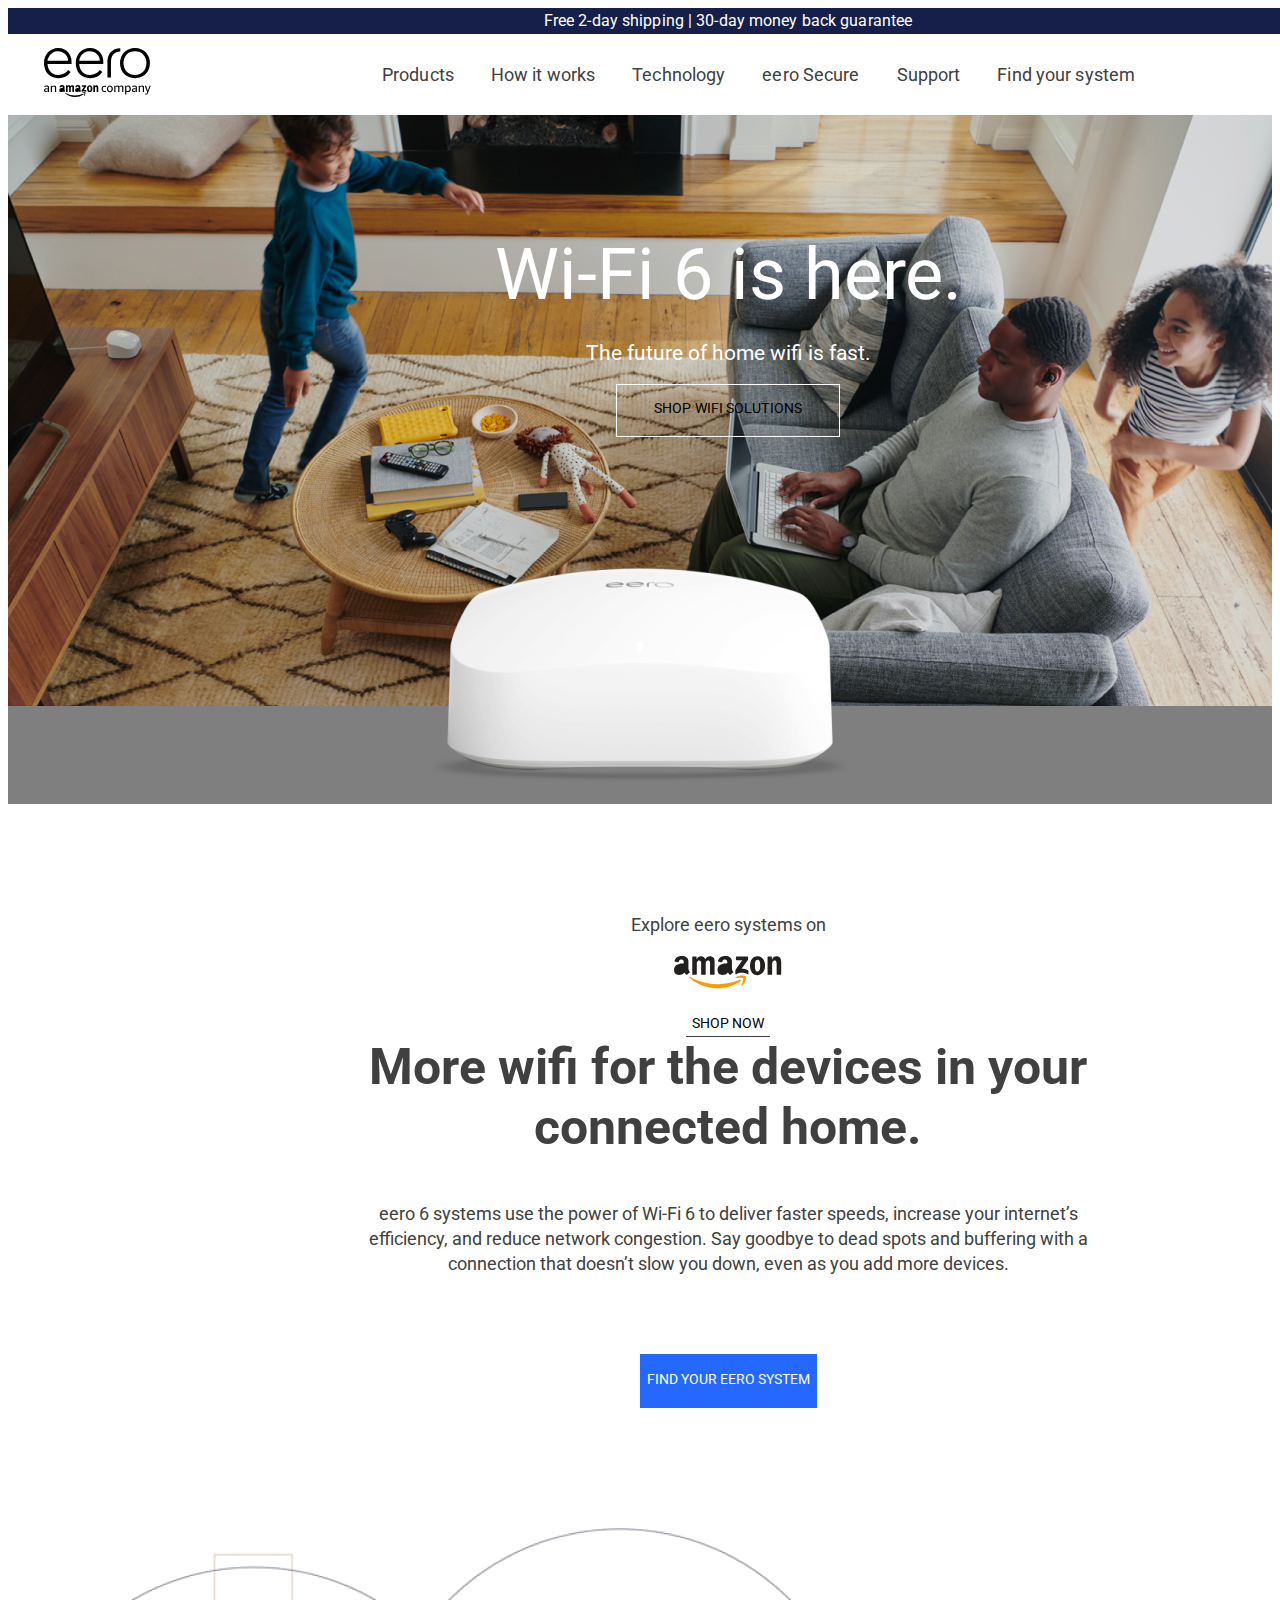
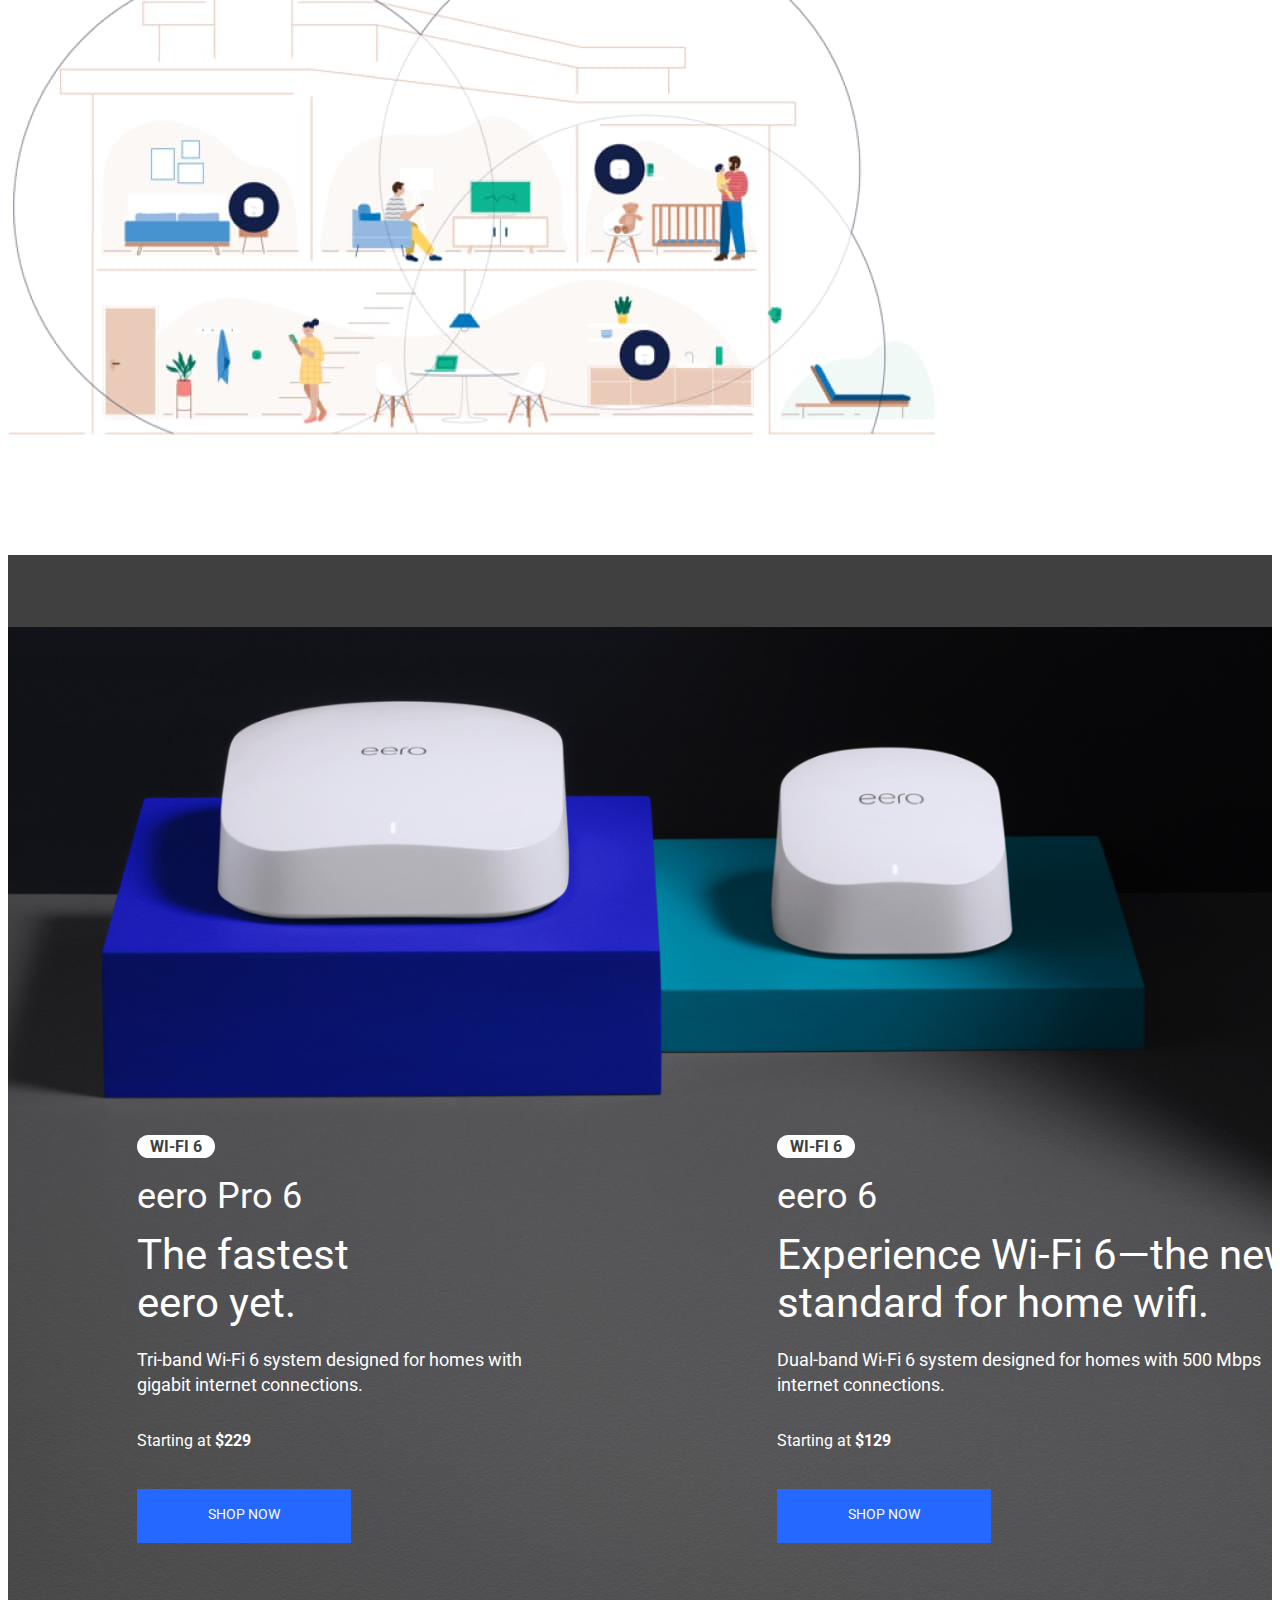
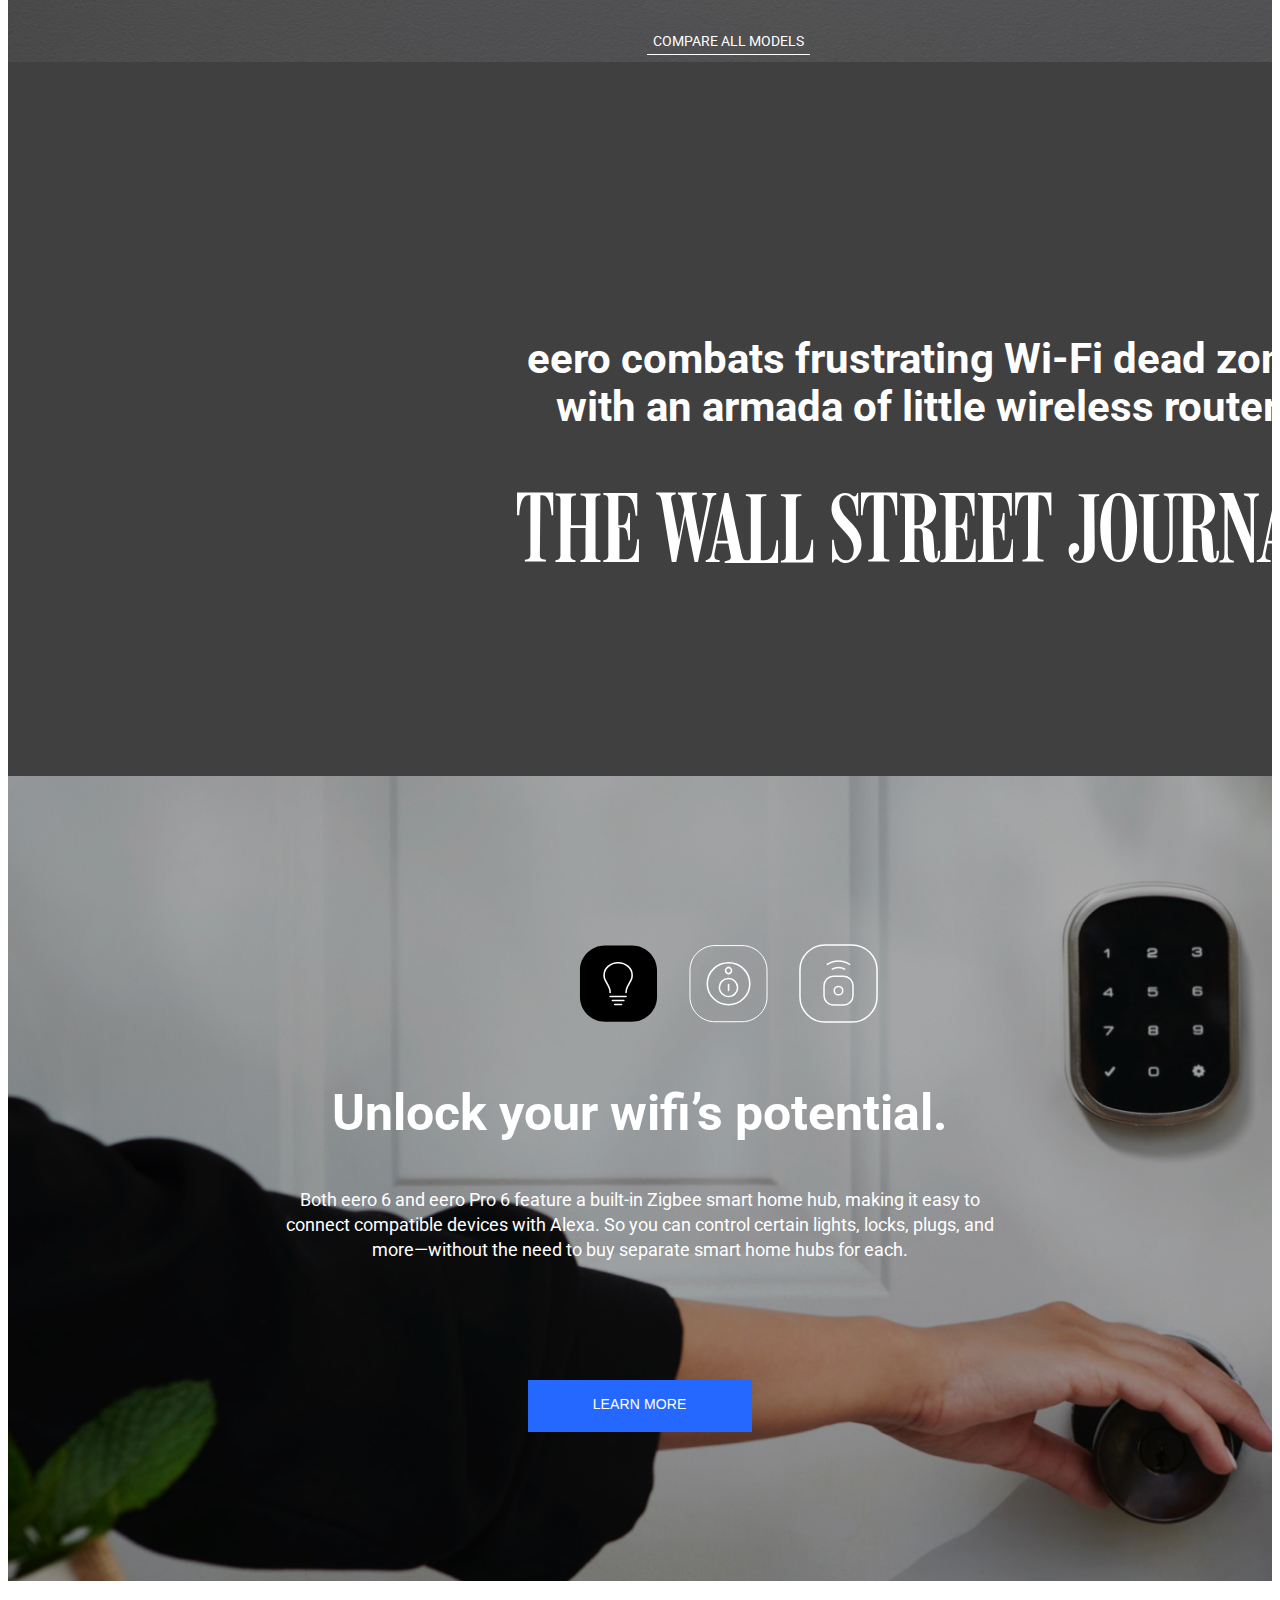
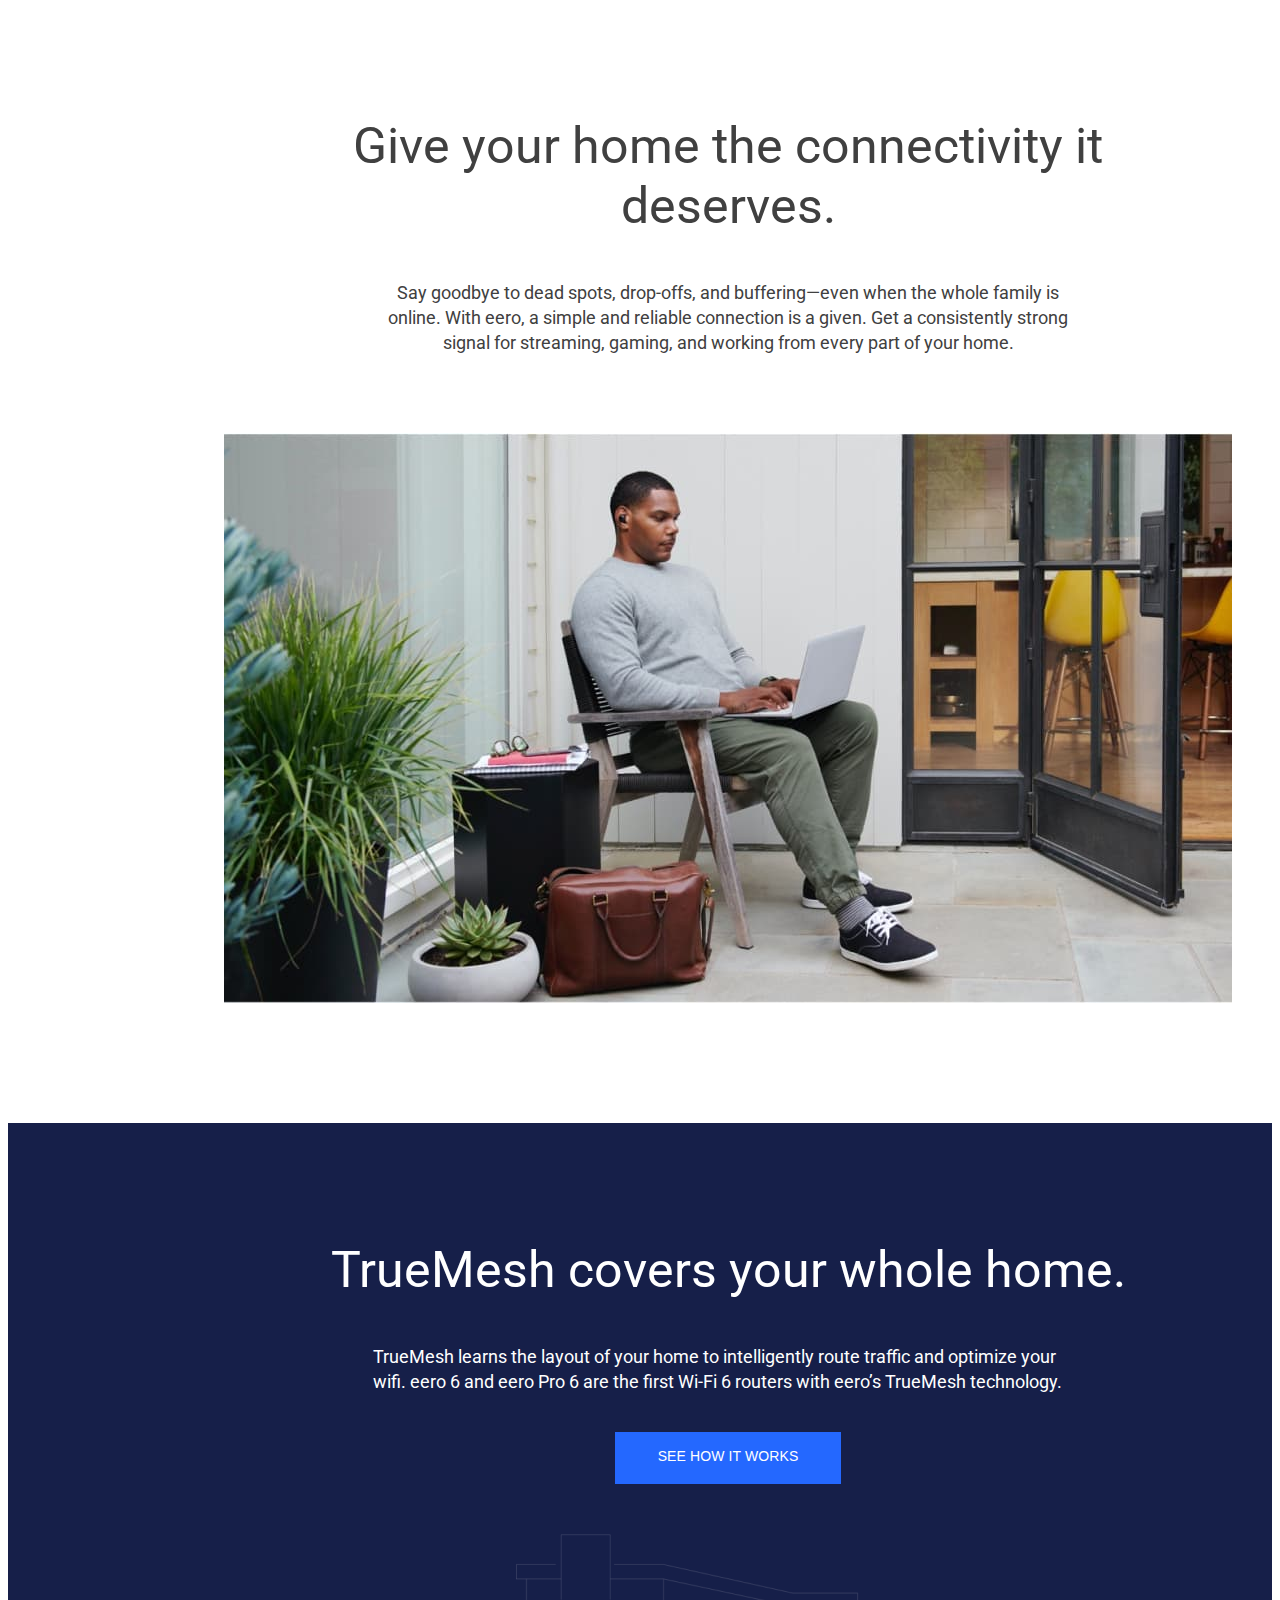
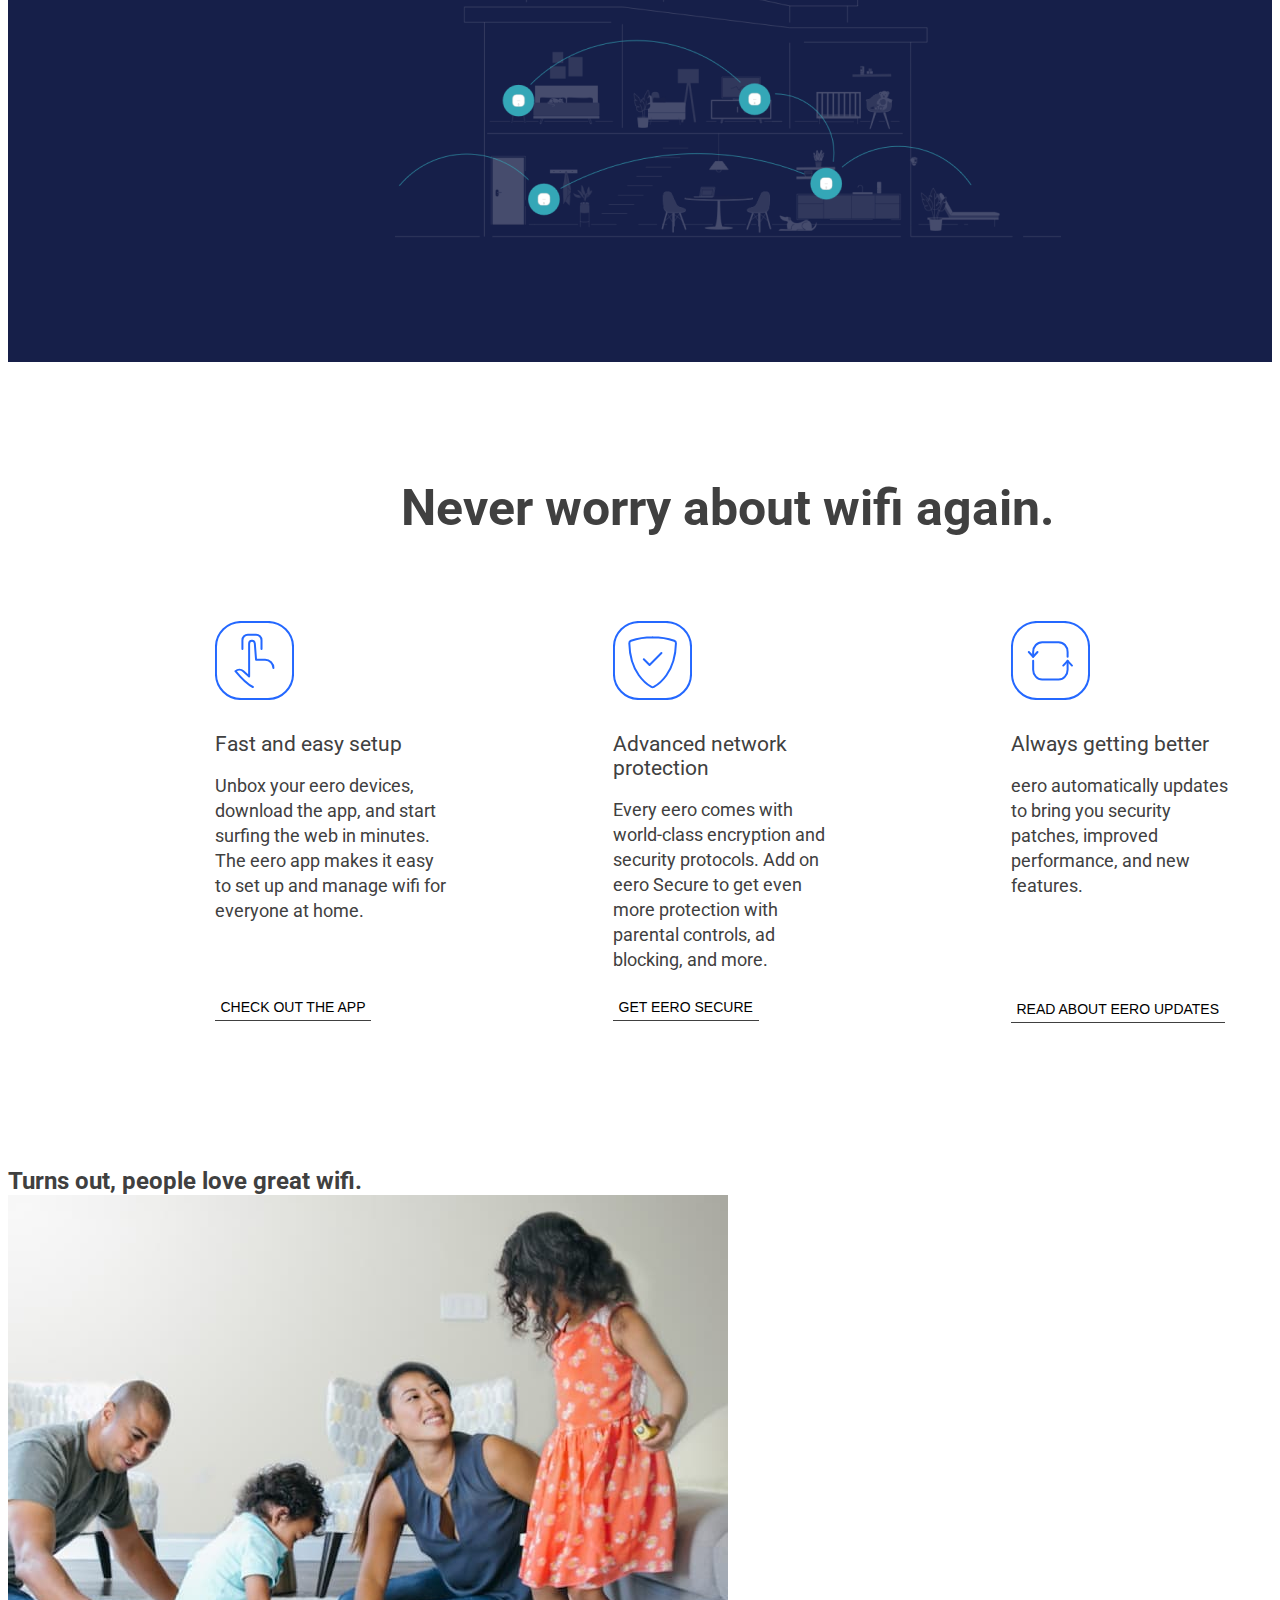
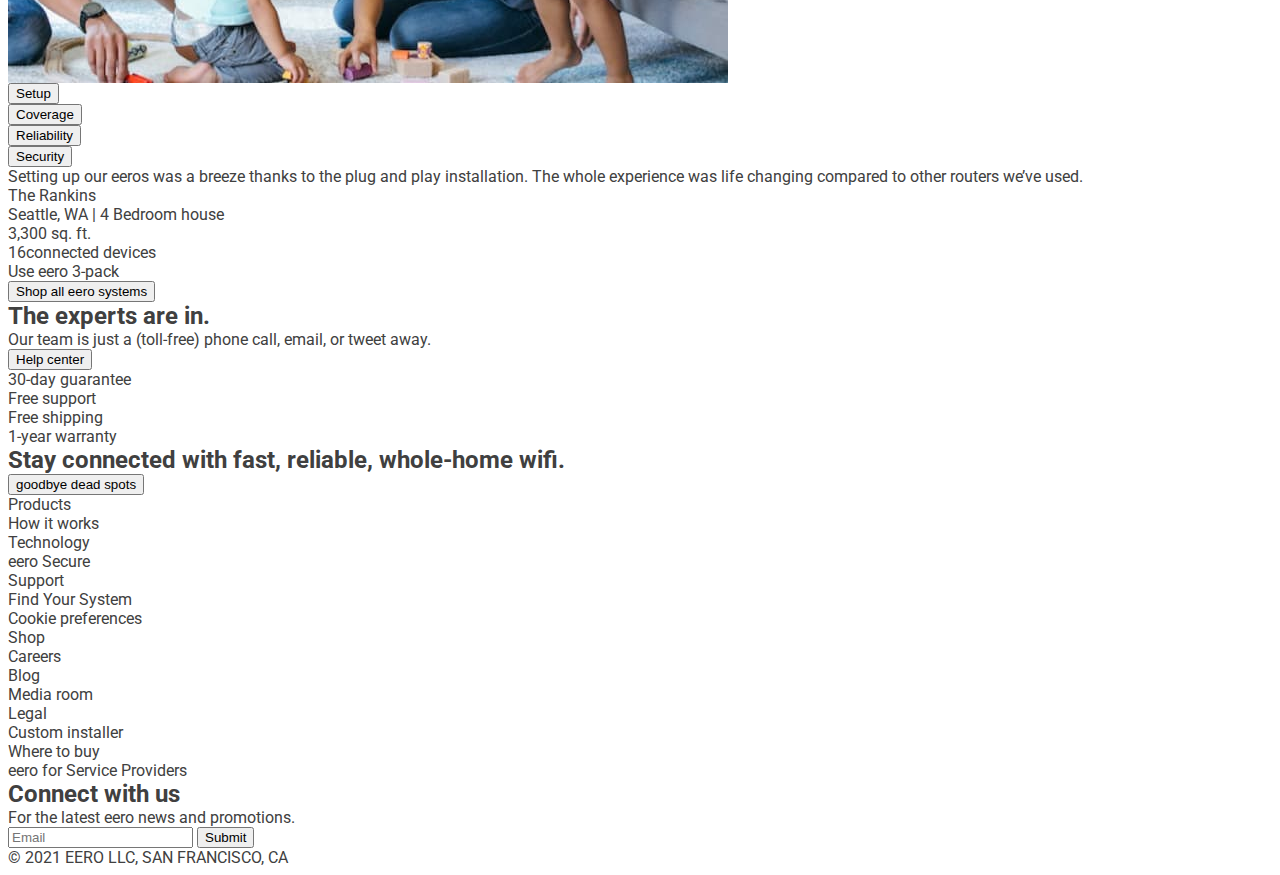
<file: index.html>
<!DOCTYPE html>
<html lang="en">
  <head>
    <meta charset="UTF-8" />
    <meta http-equiv="X-UA-Compatible" content="IE=edge" />
    <meta name="viewport" content="width=device-width, initial-scale=1.0" />
    <link rel="preconnect" href="https://fonts.googleapis.com" />
    <link rel="preconnect" href="https://fonts.gstatic.com" crossorigin />
    <link
      href="https://fonts.googleapis.com/css2?family=Roboto:wght@400;700&display=swap"
      rel="stylesheet"
    />
    <link
      rel="stylesheet"
      href="https://cdnjs.cloudflare.com/ajax/libs/modern-normalize/1.1.0/modern-normalize.min.css"
      integrity="sha512-wpPYUAdjBVSE4KJnH1VR1HeZfpl1ub8YT/NKx4PuQ5NmX2tKuGu6U/JRp5y+Y8XG2tV+wKQpNHVUX03MfMFn9Q=="
      crossorigin="anonymous"
      referrerpolicy="no-referrer"
    />
    <link rel="stylesheet" href="./css/style.css" />
    <title>Document</title>
  </head>
  <body>
    <header>
      <div class="container">
        <div class="marketing">
          <p>Free 2-day shipping | 30-day money back guarantee</p>
        </div>
        <div class="flex-header">
          <nav class="nav-flex">
            <a href="" class="logo-link">
              <svg width="107" height="49">
                <use href="./img/symbol-defs.svg#icon-logo"></use></svg
            ></a>
            <ul class="nav-list">
              <li><a href="#" class="nav-link">Products</a></li>
              <li><a href="#" class="nav-link">How it works</a></li>
              <li><a href="#" class="nav-link">Technology</a></li>
              <li><a href="#" class="nav-link">eero Secure</a></li>
              <li><a href="#" class="nav-link">Support</a></li>
              <li><a href="#" class="nav-link">Find your system</a></li>
            </ul>
          </nav>
          <button type="button" class="button header-btn">Shop</button>
        </div>
      </div>
    </header>
    <main>
      <section class="section-hero">
        <div class="container">
          <h1 class="hero-title">Wi-Fi 6 is here.</h1>
          <p class="hero-text">The future of home wifi is fast.</p>
          <button type="button" class="hero-btn">SHOP WIFI SOLUTIONS</button>
          <img class="hero-img" src="./img/eero-bg.png" alt="eero-wifi" />
        </div>
      </section>
      <section class="amazon-section">
        <div class="container">
          <p class="amazon-descriprion">Explore eero systems on</p>
          <svg width="108" height="33" class="amazon-icon">
            <use href="./img/symbol-defs.svg#icon-amazon"></use>
          </svg>
          <button type="button" class="amazon-btn">Shop now</button>
          <div class="amazon-thumb">
            <h2 class="amazon-title">
              More wifi for the devices in your connected home.
            </h2>
            <p class="amazon-text">
              eero 6 systems use the power of Wi-Fi 6 to deliver faster speeds,
              increase your internet’s efficiency, and reduce network
              congestion. Say goodbye to dead spots and buffering with a
              connection that doesn’t slow you down, even as you add more
              devices.
            </p>
            <button type="button" class="amazon-button">
              Find your eero system
            </button>
          </div>
          <img src="./img/img_house.jpg" alt="house" width="928" height="747" />
        </div>
      </section>
      <section class="wifi-section">
        <div class="container">
          <ul class="wifi-list">
            <li class="wifi-item">
              <p class="wifi-description">Wi-Fi 6</p>
              <h2 class="wifi-title">eero Pro 6</h2>
              <p class="wifi-info">
                The fastest <br />
                eero yet.
              </p>
              <p class="wifi-text">
                Tri-band Wi-Fi 6 system designed for homes with gigabit internet
                connections.
              </p>
              <p class="wifi-price">
                Starting at <span class="wifi-price-weight">$229</span>
              </p>
              <button type="button" class="wifi-button">Shop now</button>
            </li>

            <li class="wifi-item">
              <p class="wifi-description">Wi-Fi 6</p>
              <h2 class="wifi-title">eero 6</h2>
              <p class="wifi-info">
                Experience Wi-Fi 6—the new <br />
                standard for home wifi.
              </p>
              <p class="wifi-text">
                Dual-band Wi-Fi 6 system designed for homes with 500 Mbps
                internet connections.
              </p>
              <p class="wifi-price">
                Starting at <span class="wifi-price-weight">$129</span>
              </p>
              <button type="button" class="wifi-button">Shop now</button>
            </li>
          </ul>
          <button type="button" class="wifi-btn">Compare All Models</button>
        </div>
      </section>
      <section class="wall-street-section">
        <div class="container">
          <h2 class="wall-street__title">
            eero combats frustrating Wi-Fi dead zones with an armada of little
            wireless routers
          </h2>
          <svg width="823" height="96" class="wall-street__icon">
            <use href="./img/symbol-defs.svg#icon-thewallstreet"></use>
          </svg>
        </div>
      </section>
      <section class="potentian-section">
        <div class="container">
          <ul class="icon-items">
            <li>
              <a href="#"></a
              ><svg width="79" height="79">
                <use href="./img/symbol-defs.svg#icon-lamp"></use>
              </svg>
            </li>
            <li>
              <a href="#"></a
              ><svg width="79" height="79">
                <use href="./img/symbol-defs.svg#icon-lock"></use>
              </svg>
            </li>
            <li>
              <a href="#"></a
              ><svg width="79" height="79">
                <use href="./img/symbol-defs.svg#icon-wifi"></use>
              </svg>
            </li>
          </ul>
        </div>
        <h2 class="potention-title">Unlock your wifi’s potential.</h2>
        <p class="potention-text">
          Both eero 6 and eero Pro 6 feature a built-in Zigbee smart home hub,
          making it easy to connect compatible devices with Alexa. So you can
          control certain lights, locks, plugs, and more—without the need to buy
          separate smart home hubs for each.
        </p>
        <button type="button" class="potention-btn">Learn More</button>
      </section>
      <section class="connectivity-section">
        <div class="container">
          <h2 class="connectivity-title">
            Give your home the connectivity it deserves.
          </h2>
          <p class="connectivity-text">
            Say goodbye to dead spots, drop-offs, and buffering—even when the
            whole family is online. With eero, a simple and reliable connection
            is a given. Get a consistently strong signal for streaming, gaming,
            and working from every part of your home.
          </p>
          <img
            class="connectivity-img"
            src="./img/img_man.jpg"
            alt="man with notebook"
            width="1008"
          />
        </div>
      </section>
      <section class="home-section">
        <div class="container">
          <h2 class="home-title">TrueMesh covers your whole home.</h2>
          <p class="home-text">
            TrueMesh learns the layout of your home to intelligently route
            traffic and optimize your wifi. eero 6 and eero Pro 6 are the first
            Wi-Fi 6 routers with eero’s TrueMesh technology.
          </p>
          <button class="home-btn" type="button">See how it works</button>
          <img
            class="home-img"
            src="./img/img_bluehome.png"
            alt="bluehouse"
            width="666"
          />
        </div>
      </section>
      <section class="about-section">
        <div class="container">
          <h2 class="about-main-title">Never worry about wifi again.</h2>
          <ul class="about-items">
            <li class="about-item">
              <svg width="79" height="79" class="about-icon">
                <use href="./img/symbol-defs.svg#icon-touchid"></use>
              </svg>
              <h3 class="about-title">Fast and easy setup</h3>
              <p class="about-text">
                Unbox your eero devices, download the app, and start surfing the
                web in minutes. The eero app makes it easy to set up and manage
                wifi for everyone at home.
              </p>
              <button class="about-btn touchid" type="button">
                CHECK OUT THE APP
              </button>
            </li>
            <li class="about-item">
              <svg width="79" height="79" class="about-icon">
                <use href="./img/symbol-defs.svg#icon-protect"></use>
              </svg>
              <h3 class="about-title">Advanced network protection</h3>
              <p class="about-text">
                Every eero comes with world-class encryption and security
                protocols. Add on eero Secure to get even more protection with
                parental controls, ad blocking, and more.
              </p>
              <button class="about-btn protect" type="button">
                GET EERO SECURE
              </button>
            </li>
            <li class="about-item">
              <svg width="79" height="79" class="about-icon">
                <use href="./img/symbol-defs.svg#icon-revers"></use>
              </svg>
              <h3 class="about-title">Always getting better</h3>
              <p class="about-text">
                eero automatically updates to bring you security patches,
                improved performance, and new features.
              </p>
              <button class="about-btn revers" type="button">
                READ ABOUT EERO UPDATES
              </button>
            </li>
          </ul>
        </div>
      </section>
      <section>
        <h2>Turns out, people love great wifi.</h2>
        <img src="./img/img_family.jpg" alt="family" width="720" />
        <ul>
          <li><button type="button">Setup</button></li>
          <li><button type="button">Coverage</button></li>
          <li><button type="button">Reliability</button></li>
          <li><button type="button">Security</button></li>
        </ul>
        <p>
          Setting up our eeros was a breeze thanks to the plug and play
          installation. The whole experience was life changing compared to other
          routers we’ve used.
        </p>
        <p>
          The Rankins <br />
          Seattle, WA | 4 Bedroom house <br />
          3,300 sq. ft. <br />
          16connected devices <br />
          Use eero 3-pack
        </p>
        <button type="button">Shop all eero systems</button>
      </section>
      <section>
        <h2>The experts are in.</h2>
        <p>Our team is just a (toll-free) phone call, email, or tweet away.</p>
        <button type="button">Help center</button>
        <ul>
          <li>30-day guarantee</li>
          <li>Free support</li>
          <li>Free shipping</li>
          <li>1-year warranty</li>
        </ul>
      </section>
      <section>
        <h2>Stay connected with fast, reliable, whole-home wifi.</h2>
        <button type="button">goodbye dead spots</button>
      </section>
    </main>
    <footer>
      <ul>
        <li><a href="">Products</a></li>
        <li><a href="">How it works</a></li>
        <li><a href="">Technology</a></li>
        <li><a href="">eero Secure</a></li>
        <li><a href="">Support</a></li>
        <li><a href="">Find Your System</a></li>
        <li><a href="">Cookie preferences</a></li>
      </ul>
      <ul>
        <li><a href="">Shop</a></li>
        <li><a href="">Careers</a></li>
        <li><a href="">Blog</a></li>
        <li><a href="">Media room</a></li>
        <li><a href="">Legal</a></li>
        <li><a href="">Custom installer</a></li>
        <li><a href="">Where to buy</a></li>
        <li><a href="">eero for Service Providers</a></li>
      </ul>
      <h2>Connect with us</h2>
      <p>For the latest eero news and promotions.</p>
      <form action="">
        <label for=""><input type="text" placeholder="Email" /></label>
        <button type="submit">Submit</button>
      </form>
      <p>&copy; 2021 EERO LLC, SAN FRANCISCO, CA</p>
    </footer>
  </body>
</html>
</file>
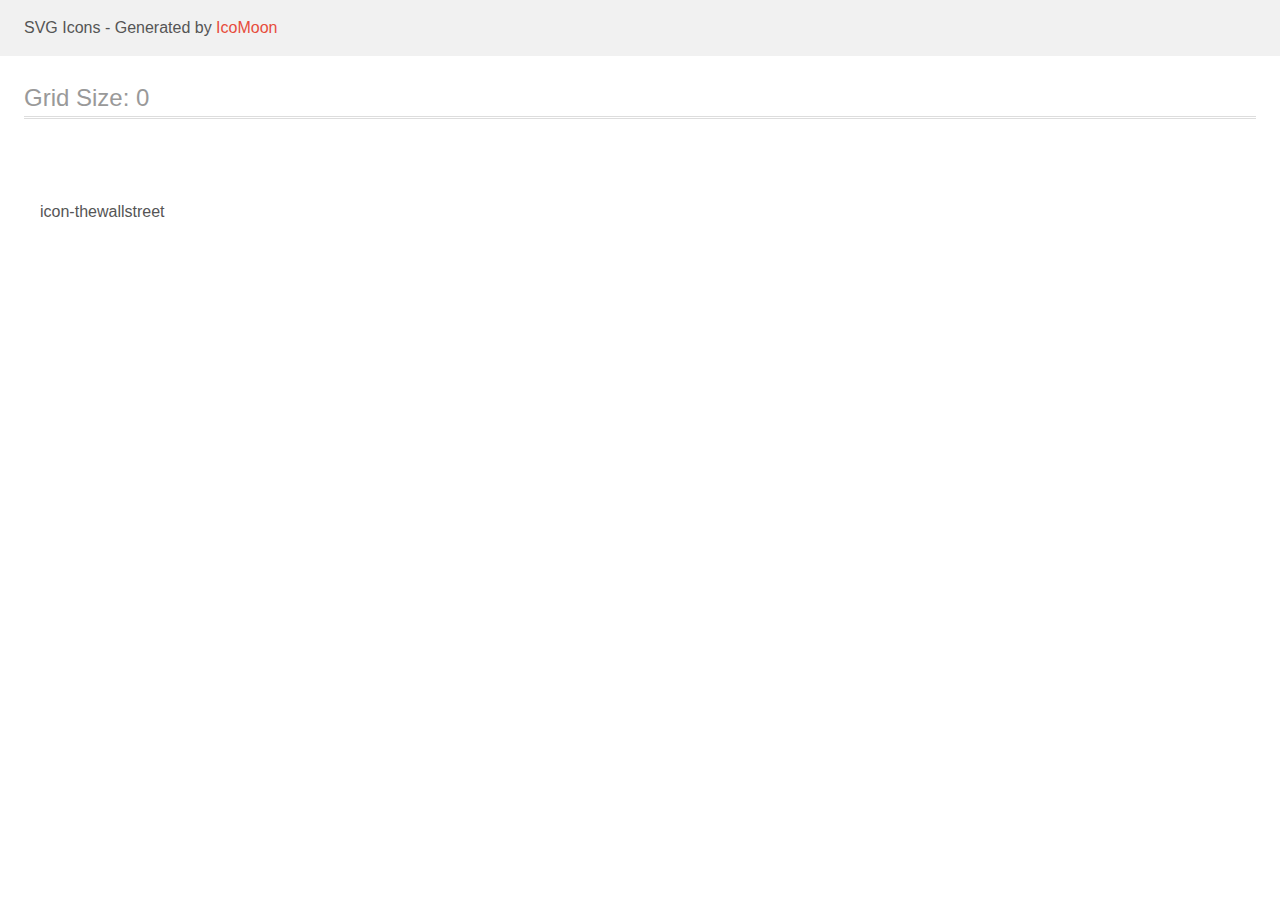
<file: img/icomoon (4)/demo.html>
<!doctype html>
<html>
<head>
    <title>IcoMoon - SVG Icons</title>
    <meta charset="utf-8">
    <meta name="viewport" content="width=device-width, initial-scale=1">
    <link rel="stylesheet" href="demo-files/demo.css">
    <link rel="stylesheet" href="style.css">
</head>
<body>
<svg aria-hidden="true" style="position: absolute; width: 0; height: 0; overflow: hidden;" version="1.1" xmlns="http://www.w3.org/2000/svg" xmlns:xlink="http://www.w3.org/1999/xlink">
<defs>
<symbol id="icon-thewallstreet" viewBox="0 0 373 32">
<path fill="#fff" style="fill: var(--color1, #fff)" d="M371.334 27.361c-1.009 0-2.018 1.008-2.018 2.016 0 1.26 1.009 2.016 2.018 2.016s2.018-1.008 2.018-2.016c0-1.26-0.756-2.016-2.018-2.016zM299.442 31.392h9.082v-0.756l-1.009-0.252c-1.009-0.252-1.261-0.756-1.261-2.016v-12.095h2.017c1.262 0 2.018 0.252 2.018 3.024l0.253 5.795c0.252 5.039 1.765 6.551 4.288 6.551s3.279-1.764 3.279-4.284v-1.008h-1.009v0.756c0 1.764-0.252 2.772-0.756 2.772s-0.505-0.504-0.756-2.52l-0.253-4.031c-0.252-5.291-1.009-7.055-5.045-7.811 3.785-1.008 6.054-3.78 6.054-7.559 0-5.039-4.036-7.559-7.82-7.559h-15.388v0.756l0.757 0.252c1.514 0.252 1.765 1.26 1.765 4.787v18.142c0 4.031-1.009 6.047-3.783 6.047-2.271 0-3.532-1.008-3.532-5.543v-21.417c0-1.26 0.505-1.512 1.514-1.764l1.261-0.252v-0.756h-9.333v0.756l1.009 0.252c1.009 0.252 1.262 0.504 1.262 1.764v21.165c0 4.787 2.774 7.307 6.811 7.307 4.288 0 6.306-2.52 6.306-7.559v-19.654c0-2.52 0.505-3.276 2.523-3.276 1.514 0 2.27 0.504 2.27 2.016v25.197c0 1.26-0.505 1.764-1.261 2.016l-1.009 0.252v0.756h-0.253v-0.252zM360.236 3.424c0-1.26 0.505-1.764 1.261-1.764l1.261-0.252v-0.756h-9.332v0.756l1.008 0.252c1.009 0.252 1.262 0.504 1.262 1.764v25.449c0 1.26-0.505 1.764-1.766 1.764-1.513 0-1.765-0.504-2.522-3.276l-5.803-27.213h-1.765l-5.55 26.205c-0.505 3.024-1.009 3.528-2.27 4.031l-0.757 0.252v0.756h6.307v-0.756l-1.009-0.252c-1.262-0.252-1.766-1.008-1.009-4.284l3.279-16.63 3.532 17.89c0.505 2.52 0.505 3.024-1.514 3.528l-1.009 0.252v0.756h23.964v-10.331h-0.756c-0.505 4.787-1.514 9.071-5.297 9.071h-1.766l0.253-27.213zM345.857 23.077v-1.26h-6.054l-0.252 1.26h6.306zM320.631 3.928v21.669c0 3.276 0 4.787-1.514 5.039l-0.756 0.252v0.756h6.559v-0.756c-2.775-0.504-2.775-1.512-2.775-4.788v-20.661l-1.009-1.008 11.1 27.213h1.765v-25.197c0-3.78 0-4.535 1.765-5.039l0.505-0.252v-0.756h-6.811v0.756l0.757 0.252c2.27 0.504 2.27 1.26 2.27 4.787v15.622l0.505-0.252-8.324-21.417h-6.306v0.756l0.505 0.252c0.505 0.252 1.009 1.008 1.765 2.772zM306.254 1.156h1.765c1.765 0 3.532 1.26 3.532 7.055 0 6.047-1.262 6.551-3.785 6.551h-1.513v-13.606zM275.983 15.518c0 12.85-1.009 14.866-3.532 14.866-2.27 0-3.279-1.764-3.279-14.614 0-12.347 1.009-14.362 3.279-14.362 2.523-0.252 3.532 1.764 3.532 14.11zM281.028 15.77c0-8.567-2.774-15.622-8.324-15.622s-8.324 7.055-8.324 15.622c0 8.567 2.774 15.622 8.324 15.622 5.55 0.252 8.324-6.803 8.324-15.622zM261.604 3.424c0-1.26 0.253-1.764 1.262-1.764l1.009-0.252v-0.756h-9.333v0.756l1.009 0.252c1.009 0.252 1.514 0.504 1.514 1.764v21.921c0 3.024-0.253 5.543-2.523 5.543-1.514 0-2.523-1.008-2.523-2.016 0.252-1.512 2.523-1.26 2.774-3.528 0.253-1.512-1.009-2.268-1.765-2.52-1.514-0.252-3.027 1.008-3.027 3.276 0 3.024 2.018 5.795 5.297 5.795 3.785 0 6.559-2.52 6.559-7.307l-0.253-21.165zM110.506 3.424c0-1.26 0.505-1.764 1.261-1.764l1.262-0.252v-0.756h-9.333v0.756l1.009 0.252c1.009 0.252 1.261 0.504 1.261 1.764v25.449c0 1.26-0.505 1.764-1.766 1.764-1.514 0-1.766-0.504-2.523-3.276l-5.802-27.213h-1.766l-5.55 26.205c-0.505 3.024-1.009 3.528-2.27 4.031l-0.757 0.252v0.756h6.306v-0.756l-1.009-0.252c-1.261-0.252-1.766-1.008-1.009-4.284l3.279-16.63 3.532 17.89c0.504 2.52 0.505 3.024-1.513 3.528l-1.009 0.252v0.756h24.216v-10.331h-0.756c-0.505 4.787-1.514 9.071-5.298 9.071h-1.765v-27.213zM236.38 1.156h1.009c2.774 0 3.783 4.535 4.036 9.071h0.756v-10.331h-16.397v10.331h0.757c0.252-4.787 1.261-9.071 4.036-9.071h1.009v26.961c0 1.26-0.505 1.764-1.262 2.016l-1.261 0.252v0.756h9.585v-0.756l-1.514-0.252c-0.756-0.252-1.261-0.504-1.261-1.764l0.505-27.213zM215.695 15.77h1.514c2.018 0 2.523 0.756 3.027 5.795h0.756v-12.347h-0.756c-0.505 3.78-1.009 5.543-3.027 5.543h-1.514v-13.354h3.027c3.532 0 4.288 4.283 4.793 9.071h0.756v-10.331h-15.387v0.756l1.009 0.252c1.009 0.252 1.261 1.008 1.261 2.016v25.197c0 1.26-0.505 1.764-1.261 2.016l-1.009 0.252v0.756h15.891v-10.331h-0.505c-0.505 4.787-1.009 9.071-5.044 9.071h-3.027l-0.505-14.362zM198.794 15.77h1.514c2.018 0 2.523 0.756 3.027 5.795h0.757v-12.347h-0.757c-0.505 3.78-1.009 5.543-3.027 5.543h-1.514v-13.354h3.027c3.532 0 4.288 4.535 4.793 9.071h0.757v-10.331h-15.892v0.756l1.514 0.252c1.009 0.252 1.262 1.008 1.262 2.016v25.197c0 1.26-0.505 1.764-1.262 2.016l-1.009 0.252v0.756h15.892v-10.331h-0.757c-0.505 4.787-1.009 9.071-5.044 9.071h-3.027v-14.11h-0.253v-0.252zM180.127 1.156h1.262c1.765 0 3.532 1.26 3.532 7.055s-1.262 6.551-3.785 6.551h-1.009v-13.606zM173.316 31.392h9.082v-0.756l-1.009-0.252c-1.009-0.252-1.262-0.756-1.262-2.016v-12.095h1.766c1.261 0 2.018 0.504 2.018 3.024l0.252 5.795c0.253 5.039 1.765 6.551 4.288 6.551s3.28-1.764 3.28-4.284v-1.008h-1.009v0.756c0 1.764-0.253 2.772-0.757 2.772s-0.505-0.504-0.756-2.52l-0.253-4.031c-0.252-5.543-1.009-7.055-5.044-7.811 3.783-1.008 6.053-3.78 6.053-7.559 0-5.039-4.036-7.559-7.82-7.559h-8.576v0.756l1.009 0.252c1.009 0.252 1.261 0.504 1.261 1.764v25.197c0 1.26-0.505 1.764-1.261 2.016l-1.009 0.252v1.008h-0.253v-0.252zM166.506 1.156h1.009c2.774 0 3.783 4.535 4.036 9.071h0.756v-10.331h-16.396v10.331h0.756c0.253-4.787 1.261-9.071 4.036-9.071h1.009v26.961c0 1.26-0.505 1.764-1.262 2.016l-1.261 0.252v0.756h9.585v-0.756l-1.261-0.252c-1.261-0.252-1.261-1.26-1.261-2.016v-26.961h0.252zM156.163 23.329c0-9.071-10.090-11.591-10.090-18.646 0-1.512 0.505-3.527 2.774-3.527 3.279 0 4.541 4.283 5.045 9.323h0.756v-10.331h-0.505c-0.252 1.008-0.505 1.512-1.261 1.512-1.009 0-1.514-1.512-4.036-1.512-3.783 0-6.306 3.276-6.306 7.307 0 7.559 10.090 10.835 10.090 18.142 0 3.276-1.514 5.039-3.532 5.039-3.026 0-5.044-3.527-5.549-9.323h-0.757v10.331h0.505c0.505-1.512 1.009-1.512 1.514-1.512 0.757 0 1.766 1.764 4.288 1.764 3.532-0.504 7.063-3.779 7.063-8.567zM126.398 3.424c0-1.26 0.505-1.764 1.261-1.764l1.262-0.252v-0.756h-9.333v0.756l1.008 0.252c1.009 0.252 1.262 0.504 1.262 1.764v25.197c0 1.26-0.505 1.764-1.262 2.016l-1.008 0.252v0.756h14.63v-10.331h-0.757c-0.505 4.787-1.514 9.071-5.297 9.071h-1.765c0-0.252 0-26.961 0-26.961zM96.38 23.077v-1.26h-6.054l-0.252 1.26h6.306zM70.145 31.392h2.018l4.288-22.425h-0.505l4.54 22.425h1.514l5.55-26.205c0.504-2.772 1.009-3.779 2.018-4.031l0.757-0.252v-0.756h-6.306v0.756l1.009 0.252c1.261 0.252 1.766 1.008 1.009 4.283l-3.532 17.638h0.505l-3.532-18.646c-0.252-1.764-0.505-3.276 1.009-3.528l1.009-0.252v-0.756h-8.577v0.756l0.505 0.252c1.009 0.252 1.009 0.756 1.513 2.52l1.514 6.803-0.252-4.031-3.027 16.378h0.505l-3.532-18.142c-0.505-1.764-0.505-3.276 1.009-3.528l0.757-0.252v-0.756h-8.829v0.756l0.757 0.252c0.757 0.252 1.261 0.504 1.766 3.024l4.541 27.465zM45.929 15.77h1.514c2.018 0 2.523 0.756 3.027 5.795h0.757v-12.347h-0.757c-0.504 3.78-1.009 5.543-3.027 5.543h-1.514v-13.354h3.027c3.532 0 4.288 4.535 4.793 9.071h0.757v-10.331h-15.387v0.756l1.009 0.252c1.009 0.252 1.261 1.008 1.261 2.016v25.197c0 1.26-0.504 1.764-1.261 2.016l-1.009 0.252v0.756h16.144v-10.331h-0.757c-0.505 4.787-1.009 9.071-5.045 9.071h-3.027v-14.11h-0.505v-0.252zM17.425 31.392h9.081v-0.756l-1.009-0.252c-0.757-0.252-1.261-0.756-1.261-2.016v-12.347h6.811v12.347c0 1.26-0.505 1.764-1.261 2.016l-1.009 0.252v0.756h9.081v-0.756l-1.009-0.252c-1.009-0.252-1.261-0.756-1.261-2.016v-25.197c0-1.26 0.505-1.764 1.261-1.764l1.009-0.252v-0.756h-9.081v0.756l1.261 0.252c0.757 0.252 1.261 0.504 1.261 1.764v11.59h-6.811v-11.59c0-1.26 0.505-1.512 1.261-1.764l1.009-0.252v-0.756h-9.333v0.756l1.009 0.252c1.009 0.252 1.261 0.504 1.261 1.764v25.197c0 1.26-0.505 1.764-1.261 2.016l-1.009 0.252v0.756zM10.614 1.156h1.009c2.775 0 3.784 4.535 4.036 9.071h0.757v-10.331h-16.396v10.331h1.009c0.252-4.787 1.261-9.071 4.036-9.071h1.009v26.961c0 1.26-0.505 1.764-1.261 2.016l-1.261 0.252v0.756h9.586v-0.756l-1.514-0.252c-0.757-0.252-1.261-0.504-1.261-1.764l0.252-27.213z"></path>
</symbol>
</defs>
</svg>

<header class="bgc1 clearfix">
<div class="mhl">
    <p>SVG Icons - Generated by <a href="https://icomoon.io/app">IcoMoon</a></p>
</div>
</header>
    <div class="clearfix mhl ptl">
        <h1 class="mvm mtn fgc1">Grid Size: 0</h1>
        <div class="glyph fs1">
            <div class="clearfix pbs">
                <svg class="icon icon-thewallstreet"><use xlink:href="#icon-thewallstreet"></use></svg><span class="name"> icon-thewallstreet</span>
            </div>
        </div>
  </div>
<script defer src="svgxuse.js"></script>
</body>
</html>
</file>
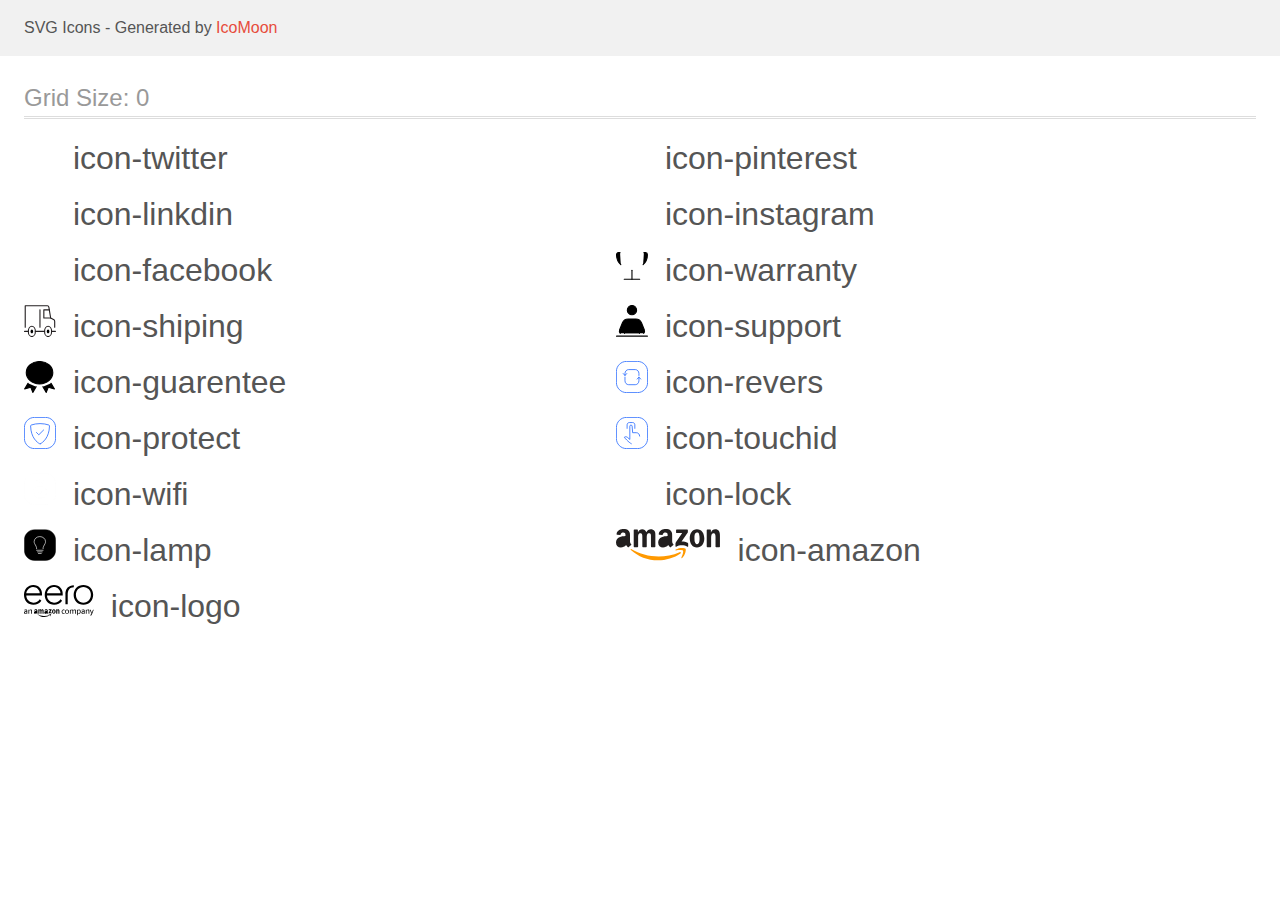
<file: img/icomoon/demo.html>
<!doctype html>
<html>
<head>
    <title>IcoMoon - SVG Icons</title>
    <meta charset="utf-8">
    <meta name="viewport" content="width=device-width, initial-scale=1">
    <link rel="stylesheet" href="demo-files/demo.css">
    <link rel="stylesheet" href="style.css">
</head>
<body>
<svg aria-hidden="true" style="position: absolute; width: 0; height: 0; overflow: hidden;" version="1.1" xmlns="http://www.w3.org/2000/svg" xmlns:xlink="http://www.w3.org/1999/xlink">
<defs>
<symbol id="icon-twitter" viewBox="0 0 32 32">
<path fill="#fff" style="fill: var(--color1, #fff)" d="M32 5.824c-1.176 0.535-2.442 0.898-3.77 1.059 1.356-0.832 2.397-2.151 2.887-3.723-1.27 0.77-2.673 1.331-4.172 1.631-1.195-1.308-2.902-2.124-4.791-2.124-3.623 0-6.563 3.014-6.563 6.732 0 0.528 0.056 1.040 0.169 1.533-5.456-0.281-10.293-2.958-13.533-7.036-0.565 0.998-0.888 2.155-0.888 3.388 0 2.334 1.159 4.395 2.921 5.603-1.074-0.033-2.089-0.339-2.975-0.84v0.083c0 3.263 2.263 5.984 5.269 6.601-0.55 0.158-1.131 0.237-1.73 0.237-0.423 0-0.836-0.041-1.236-0.119 0.836 2.674 3.259 4.621 6.133 4.673-2.246 1.807-5.079 2.883-8.154 2.883-0.53 0-1.054-0.031-1.566-0.092 2.906 1.907 6.358 3.022 10.064 3.022 12.077 0 18.679-10.256 18.679-19.153 0-0.293-0.006-0.586-0.017-0.873 1.283-0.95 2.397-2.134 3.274-3.484z"></path>
</symbol>
<symbol id="icon-pinterest" viewBox="0 0 32 32">
<path fill="#fff" style="fill: var(--color1, #fff)" d="M16.001 0c-8.836 0-16.001 7.163-16.001 16.001 0 6.55 3.94 12.179 9.579 14.654-0.045-1.116-0.008-2.459 0.277-3.675 0.309-1.298 2.058-8.717 2.058-8.717s-0.51-1.022-0.51-2.533c0-2.371 1.375-4.141 3.086-4.141 1.454 0 2.158 1.093 2.158 2.403 0 1.462-0.933 3.65-1.413 5.677-0.401 1.699 0.85 3.082 2.525 3.082 3.031 0 5.073-3.893 5.073-8.507 0-3.505-2.361-6.13-6.657-6.13-4.852 0-7.876 3.618-7.876 7.66 0 1.396 0.41 2.378 1.054 3.138 0.297 0.352 0.337 0.491 0.229 0.894-0.075 0.292-0.252 1.003-0.325 1.283-0.107 0.404-0.435 0.551-0.8 0.401-2.237-0.913-3.278-3.361-3.278-6.113 0-4.544 3.833-9.997 11.434-9.997 6.11 0 10.13 4.424 10.13 9.167 0 6.277-3.489 10.966-8.635 10.966-1.725 0-3.351-0.933-3.908-1.993 0 0-0.93 3.686-1.125 4.397-0.339 1.232-1.003 2.467-1.611 3.426 1.439 0.425 2.96 0.657 4.535 0.657 8.836 0 15.999-7.163 15.999-15.999 0-8.838-7.163-16.001-15.999-16.001z"></path>
</symbol>
<symbol id="icon-linkdin" viewBox="0 0 32 32">
<path fill="#fff" style="fill: var(--color1, #fff)" d="M3.767 8.311h-0.045c-2.258 0-3.722-1.511-3.722-3.426 0-1.952 1.507-3.431 3.81-3.431 2.301 0 3.716 1.475 3.761 3.426 0 1.915-1.46 3.431-3.804 3.431zM32 30.545h-7.072v-10.227c0-2.677-1.106-4.504-3.539-4.504-1.861 0-2.895 1.233-3.377 2.422-0.159 0.376-0.156 0.881-0.153 1.402v0c0 0.071 0.001 0.142 0.001 0.213v10.694h-7.007c0 0 0.090-18.116 0-19.762h7.007v3.101c0.414-1.356 2.653-3.291 6.226-3.291 4.433 0 7.915 2.843 7.915 8.964v10.988zM7.044 10.783h-6.237v19.762h6.237v-19.762z"></path>
</symbol>
<symbol id="icon-instagram" viewBox="0 0 32 32">
<path fill="#fff" style="fill: var(--color1, #fff)" d="M16 0c-4.345 0-4.89 0.018-6.597 0.096-1.703 0.078-2.866 0.348-3.884 0.744-1.052 0.409-1.944 0.956-2.834 1.845s-1.437 1.782-1.845 2.834c-0.396 1.018-0.666 2.181-0.744 3.884-0.078 1.707-0.096 2.251-0.096 6.597s0.018 4.89 0.096 6.597c0.078 1.703 0.348 2.866 0.744 3.884 0.409 1.052 0.956 1.944 1.845 2.834s1.782 1.437 2.834 1.846c1.018 0.395 2.181 0.666 3.884 0.744 1.707 0.078 2.251 0.096 6.597 0.096s4.89-0.018 6.597-0.096c1.703-0.078 2.866-0.348 3.884-0.744 1.052-0.409 1.944-0.956 2.834-1.846s1.437-1.782 1.846-2.834c0.395-1.018 0.666-2.181 0.744-3.884 0.078-1.707 0.096-2.252 0.096-6.597s-0.018-4.89-0.096-6.597c-0.078-1.703-0.348-2.866-0.744-3.884-0.409-1.052-0.956-1.944-1.846-2.834s-1.782-1.437-2.834-1.845c-1.018-0.396-2.181-0.666-3.884-0.744-1.707-0.078-2.252-0.096-6.597-0.096zM16 2.883c4.272 0 4.778 0.016 6.465 0.093 1.56 0.071 2.407 0.332 2.971 0.551 0.747 0.29 1.28 0.637 1.84 1.197s0.907 1.093 1.197 1.84c0.219 0.564 0.48 1.411 0.551 2.971 0.077 1.687 0.093 2.193 0.093 6.465s-0.016 4.778-0.093 6.465c-0.071 1.56-0.332 2.407-0.551 2.971-0.29 0.747-0.637 1.28-1.197 1.84s-1.093 0.907-1.84 1.197c-0.564 0.219-1.411 0.48-2.971 0.551-1.687 0.077-2.193 0.093-6.465 0.093s-4.778-0.016-6.465-0.093c-1.56-0.071-2.407-0.332-2.971-0.551-0.747-0.29-1.28-0.637-1.84-1.197s-0.907-1.093-1.197-1.84c-0.219-0.564-0.48-1.411-0.551-2.971-0.077-1.687-0.093-2.193-0.093-6.465s0.016-4.778 0.093-6.465c0.071-1.56 0.332-2.407 0.551-2.971 0.29-0.747 0.637-1.28 1.197-1.84s1.093-0.907 1.84-1.197c0.564-0.219 1.411-0.48 2.971-0.551 1.687-0.077 2.193-0.093 6.465-0.093zM7.784 16c0-4.538 3.679-8.216 8.216-8.216s8.216 3.678 8.216 8.216c0 4.538-3.678 8.216-8.216 8.216s-8.216-3.678-8.216-8.216zM16 21.333c-2.945 0-5.333-2.388-5.333-5.333s2.388-5.333 5.333-5.333c2.945 0 5.333 2.388 5.333 5.333s-2.388 5.333-5.333 5.333zM24.541 9.379c1.060 0 1.92-0.86 1.92-1.92s-0.86-1.92-1.92-1.92c-1.060 0-1.92 0.86-1.92 1.92s0.86 1.92 1.92 1.92z"></path>
</symbol>
<symbol id="icon-facebook" viewBox="0 0 32 32">
<path fill="#fff" style="fill: var(--color1, #fff)" d="M17.092 32h-15.326c-0.976 0-1.766-0.791-1.766-1.766v-28.468c0-0.976 0.791-1.766 1.766-1.766h28.468c0.975 0 1.766 0.791 1.766 1.766v28.468c0 0.975-0.791 1.766-1.766 1.766h-8.154v-12.392h4.159l0.623-4.829h-4.782v-3.083c0-1.398 0.388-2.351 2.393-2.351l2.557-0.001v-4.319c-0.442-0.059-1.96-0.19-3.727-0.19-3.687 0-6.211 2.251-6.211 6.384v3.562h-4.17v4.829h4.17v12.392z"></path>
</symbol>
<symbol id="icon-warranty" viewBox="0 0 32 32">
<path stroke-linejoin="round" stroke-linecap="round" stroke-miterlimit="4" stroke-width="1.1111" d="M4.035 3.68h-1.78c-0.955 0-1.728 0.887-1.728 1.981v0.003c0 3.949 1.687 7.591 4.309 9.968"></path>
<path stroke-linejoin="round" stroke-linecap="round" stroke-miterlimit="4" stroke-width="1.1111" d="M27.895 3.68h1.781c0.954 0 1.727 0.887 1.727 1.981v0.003c0 3.949-1.687 7.591-4.309 9.968"></path>
<path stroke-linejoin="round" stroke-linecap="round" stroke-miterlimit="4" stroke-width="1.1111" d="M8.26 30.185h15.411"></path>
<path stroke-linejoin="round" stroke-linecap="round" stroke-miterlimit="4" stroke-width="1.1111" d="M15.965 21.297v8.889"></path>
</symbol>
<symbol id="icon-shiping" viewBox="0 0 32 32">
<path fill="none" stroke="#231f20" style="stroke: var(--color2, #231f20)" stroke-linejoin="round" stroke-linecap="round" stroke-miterlimit="4" stroke-width="1.1111" d="M1.228 22.308v-21.538h22.274c0.625 0 1.176 0.589 1.352 1.446l1.797 10.794 3.326 1.734c0.447 0.354 0.725 1.028 0.725 1.758v5.806"></path>
<path fill="none" stroke="#231f20" style="stroke: var(--color2, #231f20)" stroke-linejoin="round" stroke-linecap="round" stroke-miterlimit="4" stroke-width="1.1111" d="M15.965 22.308v-17.435"></path>
<path fill="none" stroke="#231f20" style="stroke: var(--color2, #231f20)" stroke-linejoin="round" stroke-linecap="round" stroke-miterlimit="4" stroke-width="1.1111" d="M27.594 26.41h3.809"></path>
<path fill="none" stroke="#231f20" style="stroke: var(--color2, #231f20)" stroke-linejoin="round" stroke-linecap="round" stroke-miterlimit="4" stroke-width="1.1111" d="M11.352 26.41h9.226"></path>
<path fill="none" stroke="#231f20" style="stroke: var(--color2, #231f20)" stroke-linejoin="round" stroke-linecap="round" stroke-miterlimit="4" stroke-width="1.1111" d="M0.526 26.41h3.808"></path>
<path fill="none" stroke="#231f20" style="stroke: var(--color2, #231f20)" stroke-linejoin="round" stroke-linecap="round" stroke-miterlimit="4" stroke-width="1.1111" d="M11.353 26.41c0 2.832-1.571 5.128-3.508 5.128s-3.509-2.295-3.509-5.128c0-2.832 1.572-5.128 3.509-5.128s3.508 2.295 3.508 5.128z"></path>
<path d="M9.16 26.41c0 1.061-0.589 1.923-1.316 1.923s-1.316-0.862-1.316-1.923c0-1.061 0.589-1.923 1.316-1.923s1.316 0.861 1.316 1.923z"></path>
<path fill="none" stroke="#231f20" style="stroke: var(--color2, #231f20)" stroke-linejoin="round" stroke-linecap="round" stroke-miterlimit="4" stroke-width="1.1111" d="M27.595 26.41c0 2.832-1.571 5.128-3.508 5.128-1.938 0-3.509-2.295-3.509-5.128s1.572-5.128 3.509-5.128c1.937 0 3.508 2.295 3.508 5.128z"></path>
<path d="M25.402 26.41c0 1.061-0.59 1.923-1.316 1.923s-1.316-0.862-1.316-1.923c0-1.061 0.589-1.923 1.316-1.923s1.316 0.861 1.316 1.923z"></path>
<path fill="none" stroke="#231f20" style="stroke: var(--color2, #231f20)" stroke-linejoin="round" stroke-linecap="round" stroke-miterlimit="4" stroke-width="1.1111" d="M26.651 13.008h-6.812v-8.138h5.457"></path>
</symbol>
<symbol id="icon-support" viewBox="0 0 32 32">
<path stroke-linejoin="round" stroke-linecap="round" stroke-miterlimit="4" stroke-width="1.1111" d="M20.6 5.162c0 2.56-2.075 4.635-4.635 4.635s-4.636-2.075-4.636-4.635c0-2.56 2.076-4.635 4.636-4.635s4.635 2.075 4.635 4.635z"></path>
<path stroke-linejoin="round" stroke-linecap="round" stroke-miterlimit="4" stroke-width="1.1111" d="M0.527 31.177h30.877"></path>
<path stroke-linejoin="round" stroke-linecap="round" stroke-miterlimit="4" stroke-width="1.1111" d="M23.436 28.37v-5.836c0-0.853-0.692-1.544-1.544-1.544h-11.854c-0.853 0-1.543 0.691-1.543 1.544v5.836"></path>
<path stroke-linejoin="round" stroke-linecap="round" stroke-miterlimit="4" stroke-width="1.1111" d="M27.664 28.338c0.851-0.983 1.085-2.357 0.607-3.566l-2.707-6.849c-0.932-2.356-3.208-3.904-5.743-3.904h-7.712c-2.535 0-4.812 1.548-5.743 3.904l-2.708 6.849c-0.478 1.209-0.243 2.583 0.608 3.566"></path>
</symbol>
<symbol id="icon-guarentee" viewBox="0 0 32 32">
<path stroke-linejoin="round" stroke-linecap="round" stroke-miterlimit="4" stroke-width="1.1111" d="M28.805 11.703c0 6.173-5.941 11.177-13.273 11.177-7.329 0-13.271-5.004-13.271-11.177s5.942-11.177 13.271-11.177c7.331 0 13.273 5.004 13.273 11.177z"></path>
<path stroke-linejoin="round" stroke-linecap="round" stroke-miterlimit="4" stroke-width="1.1111" d="M12.199 25.807l-3.382 5.597-2.026-5.157-6.166 1.694 3.381-5.595"></path>
<path stroke-linejoin="round" stroke-linecap="round" stroke-miterlimit="4" stroke-width="1.1111" d="M18.866 25.807l3.383 5.597 2.026-5.157 6.166 1.694-3.381-5.595"></path>
</symbol>
<symbol id="icon-revers" viewBox="0 0 32 32">
<path fill="none" stroke="#2468ff" style="stroke: var(--color3, #2468ff)" stroke-linejoin="miter" stroke-linecap="butt" stroke-miterlimit="4" stroke-width="0.8101" d="M21.463 0.39h-10.927c-5.604 0-10.146 4.543-10.146 10.146v10.927c0 5.604 4.543 10.146 10.146 10.146h10.927c5.604 0 10.146-4.543 10.146-10.146v-10.927c0-5.604-4.543-10.146-10.146-10.146z"></path>
<path fill="none" stroke="#2468ff" style="stroke: var(--color3, #2468ff)" stroke-linejoin="round" stroke-linecap="round" stroke-miterlimit="4" stroke-width="0.8101" d="M8.973 14.46v-1.932c0-2.178 1.631-3.943 3.643-3.943h6.671c2.012 0 3.643 1.765 3.643 3.943v1.932"></path>
<path fill="none" stroke="#2468ff" style="stroke: var(--color3, #2468ff)" stroke-linejoin="round" stroke-linecap="round" stroke-miterlimit="4" stroke-width="0.8101" d="M8.973 16.138v3.611c0 2.177 1.631 3.943 3.643 3.943h6.671c2.012 0 3.643-1.765 3.643-3.943v-3.611"></path>
<path fill="none" stroke="#2468ff" style="stroke: var(--color3, #2468ff)" stroke-linejoin="round" stroke-linecap="round" stroke-miterlimit="4" stroke-width="0.8101" d="M10.738 12.55l-1.765 1.91-1.765-1.91"></path>
<path fill="none" stroke="#2468ff" style="stroke: var(--color3, #2468ff)" stroke-linejoin="round" stroke-linecap="round" stroke-miterlimit="4" stroke-width="0.8101" d="M21.165 18.048l1.765-1.91 1.765 1.91"></path>
</symbol>
<symbol id="icon-protect" viewBox="0 0 32 32">
<path fill="none" stroke="#2468ff" style="stroke: var(--color3, #2468ff)" stroke-linejoin="round" stroke-linecap="round" stroke-miterlimit="4" stroke-width="0.8101" d="M12.479 15.473l2.328 2.322 4.815-4.803"></path>
<path fill="none" stroke="#2468ff" style="stroke: var(--color3, #2468ff)" stroke-linejoin="round" stroke-linecap="round" stroke-miterlimit="4" stroke-width="0.8101" d="M16.541 26.712c1.902-1.050 8.687-5.634 8.953-17.719 0.009-0.437-0.265-0.844-0.679-0.987-2.573-0.887-5.566-1.4-8.767-1.4h0.003c-3.2 0-6.193 0.513-8.767 1.4-0.415 0.143-0.689 0.55-0.679 0.987 0.267 12.086 7.052 16.67 8.953 17.719 0.15 0.084 0.319 0.128 0.491 0.128s0.341-0.044 0.491-0.128l-0 0z"></path>
<path fill="none" stroke="#2468ff" style="stroke: var(--color3, #2468ff)" stroke-linejoin="miter" stroke-linecap="butt" stroke-miterlimit="4" stroke-width="0.8101" d="M21.463 0.39h-10.927c-5.604 0-10.146 4.543-10.146 10.146v10.927c0 5.604 4.543 10.146 10.146 10.146h10.927c5.604 0 10.146-4.543 10.146-10.146v-10.927c0-5.604-4.543-10.146-10.146-10.146z"></path>
</symbol>
<symbol id="icon-touchid" viewBox="0 0 32 32">
<path fill="none" stroke="#2468ff" style="stroke: var(--color3, #2468ff)" stroke-linejoin="round" stroke-linecap="round" stroke-miterlimit="4" stroke-width="0.8101" d="M23.668 19.063c0-1.86-1.506-3.369-3.363-3.369h-3.671l-0.509-6.595c-0.024-0.296-0.162-0.572-0.385-0.769s-0.512-0.301-0.81-0.289-0.578 0.137-0.785 0.351c-0.207 0.214-0.323 0.499-0.324 0.796l0.010 13.244-2.341-2.050c-0.44-0.386-1.003-0.604-1.588-0.615s-1.156 0.184-1.611 0.553c0 0 4.103 5.015 7.038 6.406"></path>
<path fill="none" stroke="#2468ff" style="stroke: var(--color3, #2468ff)" stroke-linejoin="round" stroke-linecap="round" stroke-miterlimit="4" stroke-width="0.8101" d="M11.106 11.369v-3.597c-0-0.586 0.232-1.149 0.646-1.564s0.976-0.648 1.563-0.649h3.314c0.29 0 0.578 0.058 0.846 0.169s0.512 0.274 0.717 0.48c0.205 0.205 0.368 0.449 0.479 0.718s0.168 0.556 0.168 0.846v3.597"></path>
<path fill="none" stroke="#2468ff" style="stroke: var(--color3, #2468ff)" stroke-linejoin="miter" stroke-linecap="butt" stroke-miterlimit="4" stroke-width="0.8101" d="M21.463 0.39h-10.927c-5.604 0-10.146 4.543-10.146 10.146v10.927c0 5.604 4.543 10.146 10.146 10.146h10.927c5.604 0 10.146-4.543 10.146-10.146v-10.927c0-5.604-4.543-10.146-10.146-10.146z"></path>
</symbol>
<symbol id="icon-wifi" viewBox="0 0 32 32">
<path fill="none" stroke="#fefefe" style="stroke: var(--color4, #fefefe)" stroke-linejoin="miter" stroke-linecap="butt" stroke-miterlimit="4" stroke-width="0.6076" d="M10.537 0.39h10.927c5.604 0 10.146 4.543 10.146 10.146v10.927c0 5.603-4.543 10.146-10.146 10.146h-10.927c-5.604 0-10.146-4.543-10.146-10.146v-10.927c0-5.604 4.543-10.146 10.146-10.146z"></path>
<path fill="none" stroke="#fefefe" style="stroke: var(--color4, #fefefe)" stroke-linejoin="miter" stroke-linecap="butt" stroke-miterlimit="4" stroke-width="0.6076" d="M18.721 10.267c-0.804-0.475-1.74-0.748-2.741-0.748-0.994 0-1.925 0.269-2.725 0.738"></path>
<path fill="none" stroke="#fefefe" style="stroke: var(--color4, #fefefe)" stroke-linejoin="miter" stroke-linecap="butt" stroke-miterlimit="4" stroke-width="0.6076" d="M20.725 8.408c-1.333-0.977-2.978-1.553-4.756-1.553-1.762 0-3.392 0.565-4.718 1.525"></path>
<path fill="none" stroke="#fefefe" style="stroke: var(--color4, #fefefe)" stroke-linejoin="miter" stroke-linecap="butt" stroke-miterlimit="4" stroke-width="0.6076" d="M18.035 24.754h-4.071c-2.115 0-3.829-1.714-3.829-3.829v-4.071c0-2.115 1.714-3.829 3.829-3.829h4.071c2.115 0 3.829 1.715 3.829 3.829v4.071c0 2.115-1.714 3.829-3.829 3.829z"></path>
<path fill="none" stroke="#fefefe" style="stroke: var(--color4, #fefefe)" stroke-linejoin="miter" stroke-linecap="butt" stroke-miterlimit="4" stroke-width="0.6076" d="M14.287 18.89c0-0.946 0.767-1.714 1.713-1.714s1.713 0.767 1.713 1.714c0 0.946-0.767 1.714-1.713 1.714s-1.713-0.767-1.713-1.714z"></path>
</symbol>
<symbol id="icon-lock" viewBox="0 0 32 32">
<path fill="none" stroke="#fff" style="stroke: var(--color1, #fff)" stroke-linejoin="miter" stroke-linecap="butt" stroke-miterlimit="4" stroke-width="0.4051" d="M21.463 0.643h-10.927c-5.604 0-10.146 4.488-10.146 10.024v10.795c0 5.536 4.543 10.024 10.146 10.024h10.927c5.604 0 10.146-4.488 10.146-10.024v-10.795c0-5.536-4.543-10.024-10.146-10.024z"></path>
<path fill="none" stroke="#fff" style="stroke: var(--color1, #fff)" stroke-linejoin="round" stroke-linecap="round" stroke-miterlimit="4" stroke-width="0.638" d="M22.104 22.095c-3.36 3.32-8.809 3.32-12.169 0s-3.361-8.702 0-12.022c3.36-3.32 8.809-3.32 12.169 0s3.36 8.703 0 12.022z"></path>
<path fill="none" stroke="#fff" style="stroke: var(--color1, #fff)" stroke-linejoin="round" stroke-linecap="round" stroke-miterlimit="4" stroke-width="0.638" d="M18.627 20.205c-0.342 0.342-0.748 0.614-1.197 0.8s-0.93 0.283-1.416 0.285-0.968-0.092-1.418-0.275c-0.45-0.183-0.858-0.452-1.202-0.792s-0.616-0.744-0.802-1.188c-0.185-0.444-0.28-0.92-0.278-1.401s0.1-0.956 0.288-1.399c0.188-0.443 0.464-0.845 0.81-1.182 0.693-0.675 1.629-1.053 2.602-1.049s1.906 0.387 2.595 1.067c0.689 0.68 1.077 1.602 1.080 2.564s-0.378 1.886-1.062 2.571z"></path>
<path fill="none" stroke="#fff" style="stroke: var(--color1, #fff)" stroke-linejoin="round" stroke-linecap="round" stroke-miterlimit="4" stroke-width="0.638" d="M16.020 16.415v2.429"></path>
<path fill="none" stroke="#fff" style="stroke: var(--color1, #fff)" stroke-linejoin="round" stroke-linecap="round" stroke-miterlimit="4" stroke-width="0.638" d="M16.889 11.621c-0.231 0.224-0.543 0.349-0.867 0.348s-0.635-0.129-0.864-0.356c-0.229-0.226-0.359-0.533-0.36-0.853s0.125-0.628 0.352-0.857c0.231-0.224 0.543-0.349 0.867-0.348s0.635 0.129 0.864 0.356c0.229 0.226 0.359 0.533 0.36 0.853s-0.125 0.628-0.352 0.857v0z"></path>
</symbol>
<symbol id="icon-lamp" viewBox="0 0 32 32">
<path stroke-linejoin="miter" stroke-linecap="butt" stroke-miterlimit="4" stroke-width="0.4051" d="M21.463 0.643h-10.927c-5.604 0-10.146 4.488-10.146 10.024v10.795c0 5.536 4.543 10.024 10.146 10.024h10.927c5.604 0 10.146-4.488 10.146-10.024v-10.795c0-5.536-4.543-10.024-10.146-10.024z"></path>
<path fill="none" stroke="#fff" style="stroke: var(--color1, #fff)" stroke-linejoin="round" stroke-linecap="round" stroke-miterlimit="4" stroke-width="0.638" d="M12.594 21.257h6.492"></path>
<path fill="none" stroke="#fff" style="stroke: var(--color1, #fff)" stroke-linejoin="round" stroke-linecap="round" stroke-miterlimit="4" stroke-width="0.638" d="M13.522 22.876h4.638"></path>
<path fill="none" stroke="#fff" style="stroke: var(--color1, #fff)" stroke-linejoin="round" stroke-linecap="round" stroke-miterlimit="4" stroke-width="0.638" d="M17.232 24.495h-2.782"></path>
<path fill="none" stroke="#fff" style="stroke: var(--color1, #fff)" stroke-linejoin="round" stroke-linecap="round" stroke-miterlimit="4" stroke-width="0.638" d="M19.060 19.637c0-0.871 0.218-1.729 0.635-2.498l1.373-2.537c0.008-0.015 0.017-0.029 0.024-0.044l0.009-0.017h-0.003c0.287-0.604 0.437-1.262 0.437-1.929 0-2.778-2.549-5.030-5.694-5.030s-5.694 2.252-5.694 5.030c0 0.684 0.157 1.335 0.437 1.929h-0.002l0.009 0.017c0.007 0.015 0.016 0.030 0.025 0.045l1.372 2.536c0.417 0.769 0.634 1.624 0.635 2.499"></path>
</symbol>
<symbol id="icon-amazon" viewBox="0 0 105 32">
<path fill="#f90" style="fill: var(--color5, #f90)" d="M64.653 24.561c-6.055 4.468-14.833 6.845-22.392 6.845-10.595 0-20.134-3.916-27.353-10.434-0.567-0.513-0.061-1.211 0.62-0.815 7.788 4.533 17.421 7.262 27.37 7.262 6.711 0 14.087-1.393 20.876-4.271 1.024-0.435 1.883 0.674 0.88 1.415z"></path>
<path fill="#f90" style="fill: var(--color5, #f90)" d="M67.172 21.684c-0.775-0.991-5.119-0.469-7.071-0.236-0.59 0.071-0.683-0.445-0.15-0.819 3.466-2.435 9.146-1.731 9.806-0.917 0.664 0.823-0.174 6.516-3.423 9.233-0.5 0.417-0.976 0.195-0.753-0.356 0.73-1.827 2.366-5.912 1.591-6.904z"></path>
<path fill="#221f1f" style="fill: var(--color6, #221f1f)" d="M60.238 3.431v-2.366c0.001-0.361 0.272-0.6 0.6-0.599l10.602-0.001c0.338 0 0.611 0.247 0.611 0.597v2.029c-0.004 0.341-0.29 0.785-0.799 1.49l-5.491 7.841c2.038-0.047 4.195 0.259 6.047 1.3 0.417 0.233 0.529 0.581 0.562 0.922v2.525c0 0.346-0.38 0.751-0.781 0.541-3.263-1.71-7.593-1.897-11.201 0.020-0.369 0.197-0.754-0.201-0.754-0.548v-2.399c0-0.385 0.006-1.042 0.394-1.626l6.363-9.128-5.541-0.001c-0.338 0-0.611-0.242-0.612-0.595z"></path>
<path fill="#221f1f" style="fill: var(--color6, #221f1f)" d="M81.179 0.161c4.787 0 7.375 4.11 7.375 9.336 0 5.050-2.858 9.057-7.375 9.057-4.696 0-7.257-4.111-7.257-9.232 0-5.155 2.59-9.161 7.257-9.161zM81.208 3.54c-2.379 0-2.529 3.239-2.529 5.26 0 2.020-0.029 6.338 2.499 6.338 2.499 0 2.619-3.483 2.619-5.607 0-1.394-0.060-3.066-0.482-4.39-0.361-1.149-1.084-1.601-2.108-1.601z"></path>
<path fill="#221f1f" style="fill: var(--color6, #221f1f)" d="M51.787 10.299c0 1.257 0.031 2.305-0.603 3.422-0.513 0.907-1.328 1.467-2.232 1.467-1.238 0-1.961-0.943-1.961-2.339 0-2.748 2.465-3.247 4.797-3.247v0.698zM55.040 18.164c-0.212 0.191-0.603 0.197-0.762 0.074-1.101-0.852-1.849-2.148-1.849-2.148-1.771 1.804-3.025 2.346-5.317 2.346-2.716 0-4.828-1.678-4.828-5.028 0-2.618 1.418-4.4 3.441-5.271 1.749-0.77 4.194-0.908 6.064-1.118 0 0 0.157-2.021-0.392-2.758-0.425-0.571-1.146-0.838-1.81-0.838-1.196-0.005-2.352 0.646-2.582 1.898-0.065 0.357-0.329 0.659-0.608 0.628l-3.088-0.336c-0.237-0.027-0.557-0.27-0.482-0.674 0.719-3.792 4.143-4.938 7.214-4.938 1.568 0 3.62 0.418 4.858 1.607 1.568 1.467 1.418 3.42 1.418 5.551v5.024c0 1.512 0.627 2.175 1.217 2.989 0.205 0.295 0.252 0.642-0.010 0.857-0.66 0.552-2.482 2.136-2.482 2.136z"></path>
<path fill="#221f1f" style="fill: var(--color6, #221f1f)" d="M9.504 10.299c0 1.257 0.031 2.305-0.603 3.422-0.513 0.907-1.328 1.467-2.232 1.467-1.238 0-1.961-0.943-1.961-2.339 0-2.748 2.465-3.247 4.797-3.247v0.698zM12.757 18.164c-0.214 0.191-0.603 0.197-0.762 0.074-1.103-0.852-1.849-2.148-1.849-2.148-1.771 1.804-3.025 2.346-5.317 2.346-2.716 0-4.829-1.678-4.829-5.028 0-2.618 1.418-4.4 3.439-5.271 1.75-0.77 4.195-0.908 6.065-1.118 0 0 0.156-2.021-0.392-2.758-0.425-0.571-1.146-0.838-1.81-0.838-1.197-0.005-2.353 0.646-2.582 1.898-0.066 0.357-0.329 0.659-0.608 0.628l-3.088-0.336c-0.238-0.027-0.558-0.27-0.482-0.674 0.719-3.792 4.143-4.938 7.213-4.938 1.568 0 3.62 0.418 4.858 1.607 1.568 1.467 1.418 3.42 1.418 5.551v5.024c0 1.512 0.627 2.175 1.216 2.989 0.206 0.295 0.253 0.642-0.010 0.857-0.659 0.552-2.481 2.136-2.481 2.136z"></path>
<path fill="#221f1f" style="fill: var(--color6, #221f1f)" d="M22.189 8.835c0-1.917-0.090-4.564 2.227-4.564 2.288 0 1.987 2.717 1.987 4.564l0.004 8.776c0 0.317 0.256 0.575 0.579 0.594h3.222c0.343 0 0.622-0.265 0.622-0.595v-8.774c0-0.941-0.029-2.334 0.301-3.17s1.144-1.36 1.927-1.36c0.932 0 1.656 0.314 1.897 1.428 0.15 0.663 0.090 2.404 0.090 3.101l0.001 8.776c0 0.317 0.254 0.575 0.579 0.594h3.221c0.345 0 0.622-0.265 0.622-0.595l0.004-10.446c0-1.778 0.21-3.798-0.814-5.191-0.903-1.254-2.377-1.811-3.733-1.811-1.897 0-3.672 0.976-4.456 3.066-0.903-2.090-2.167-3.066-4.185-3.066-1.987 0-3.462 0.976-4.245 3.066h-0.061v-2.114c0-0.333-0.27-0.603-0.603-0.603h-3.010c-0.333 0-0.602 0.27-0.602 0.603v16.49c0 0.332 0.268 0.602 0.602 0.602h3.221c0.333 0 0.603-0.27 0.603-0.602v-8.768z"></path>
<path fill="#221f1f" style="fill: var(--color6, #221f1f)" d="M95.392 17.602c0 0.333-0.27 0.603-0.603 0.603h-3.221c-0.332 0-0.602-0.27-0.602-0.603v-16.49c0-0.332 0.27-0.603 0.602-0.603h2.978c0.35 0 0.603 0.281 0.603 0.472v2.524h0.062c0.903-2.264 2.167-3.344 4.395-3.344 1.447 0 2.861 0.523 3.764 1.951 0.845 1.323 0.845 3.553 0.845 5.155v10.416c-0.037 0.294-0.301 0.521-0.62 0.521h-3.234c-0.299-0.019-0.539-0.239-0.573-0.521l0.005-10.003c0-3.347-1.282-3.445-2.021-3.445-0.861 0-1.555 0.673-1.857 1.3-0.45 1.011-0.523 2.044-0.523 3.16v8.906z"></path>
</symbol>
<symbol id="icon-logo" viewBox="0 0 70 32">
<path d="M25.845 30.311c-1.617 1.107-3.53 1.695-5.486 1.689-2.474 0.013-4.863-0.905-6.698-2.573-0.143-0.128 0-0.298 0.148-0.202 1.78 1.032 3.773 1.636 5.823 1.764s4.102-0.222 5.995-1.024c0.254-0.107 0.461 0.165 0.217 0.346z"></path>
<path d="M26.464 29.602c-0.191-0.245-1.255-0.117-1.737-0.059-0.143 0-0.164-0.107-0.037-0.202 0.852-0.597 2.245-0.426 2.404-0.224s-0.042 1.598-0.837 2.275c-0.122 0.101-0.238 0.048-0.185-0.085 0.18-0.453 0.577-1.46 0.392-1.705zM24.765 25.106v-0.586c-0.001-0.020 0.003-0.040 0.010-0.058s0.018-0.035 0.032-0.049c0.014-0.014 0.031-0.025 0.049-0.032s0.038-0.011 0.058-0.010h2.584c0.020-0.001 0.039 0.003 0.058 0.010s0.035 0.018 0.049 0.032c0.014 0.014 0.025 0.031 0.032 0.049s0.011 0.038 0.010 0.058v0.501c0 0.085-0.069 0.192-0.196 0.368l-1.345 1.934c0.514-0.030 1.026 0.080 1.483 0.32 0.040 0.022 0.074 0.054 0.098 0.094s0.038 0.084 0.039 0.13v0.623c0 0.085-0.095 0.186-0.191 0.133-0.424-0.221-0.894-0.336-1.371-0.336s-0.947 0.115-1.371 0.336c-0.090 0.048-0.185-0.048-0.185-0.133v-0.575c-0.009-0.14 0.024-0.279 0.095-0.4l1.567-2.264h-1.355c-0.019 0.001-0.038-0.002-0.056-0.009s-0.034-0.017-0.048-0.031c-0.014-0.013-0.025-0.030-0.032-0.047s-0.011-0.037-0.011-0.056zM29.901 25.132c-0.582 0-0.619 0.799-0.619 1.295s0 1.561 0.614 1.561c0.614 0 0.641-0.858 0.641-1.38 0.012-0.359-0.030-0.718-0.122-1.066-0.024-0.12-0.092-0.227-0.19-0.299s-0.219-0.107-0.34-0.095l0.016-0.016zM29.901 24.296c1.17 0 1.806 1.018 1.806 2.302s-0.699 2.232-1.806 2.232c-1.107 0-1.779-1.012-1.779-2.275s0.635-2.259 1.779-2.259zM23.488 28.734c-0.028 0.017-0.060 0.027-0.093 0.027s-0.065-0.009-0.093-0.027c-0.18-0.151-0.334-0.331-0.455-0.533-0.155 0.194-0.354 0.349-0.581 0.45s-0.474 0.146-0.721 0.131c-0.162 0.009-0.324-0.017-0.475-0.077s-0.287-0.152-0.4-0.27c-0.112-0.118-0.198-0.259-0.25-0.414s-0.072-0.319-0.055-0.481c-0.008-0.277 0.068-0.55 0.218-0.783s0.368-0.413 0.623-0.517c0.481-0.16 0.982-0.252 1.488-0.272 0.024-0.232-0.009-0.466-0.095-0.682-0.054-0.066-0.122-0.119-0.199-0.155s-0.161-0.054-0.246-0.053c-0.144-0.010-0.287 0.031-0.403 0.117s-0.199 0.211-0.232 0.352c0 0.091-0.079 0.16-0.148 0.154l-0.757-0.059c-0.019-0.003-0.037-0.010-0.053-0.021s-0.030-0.024-0.041-0.040c-0.011-0.016-0.018-0.034-0.022-0.053s-0.004-0.038 0-0.057c0.175-0.932 1.017-1.215 1.768-1.215 0.431-0.016 0.854 0.124 1.191 0.394 0.381 0.362 0.344 0.847 0.344 1.369v1.241c0.003 0.275 0.111 0.539 0.302 0.735 0.027 0.028 0.042 0.065 0.042 0.104s-0.015 0.076-0.042 0.104l-0.609 0.533-0.005-0.005zM22.694 26.794c0.028 0.291-0.023 0.584-0.148 0.847-0.049 0.102-0.124 0.188-0.217 0.252s-0.201 0.102-0.313 0.11c-0.307 0-0.482-0.234-0.482-0.581 0-0.677 0.604-0.799 1.175-0.799v0.17h-0.016zM13.132 28.734c-0.028 0.017-0.060 0.027-0.093 0.027s-0.065-0.009-0.093-0.027c-0.18-0.151-0.334-0.331-0.455-0.533-0.157 0.192-0.357 0.345-0.583 0.446s-0.473 0.147-0.72 0.135c-0.159 0.007-0.317-0.021-0.465-0.081s-0.281-0.15-0.391-0.265c-0.11-0.115-0.195-0.253-0.248-0.404s-0.074-0.311-0.061-0.47c-0.009-0.277 0.067-0.551 0.217-0.784s0.369-0.413 0.625-0.517c0.481-0.16 0.982-0.252 1.488-0.272 0.024-0.232-0.011-0.467-0.101-0.682-0.051-0.067-0.118-0.121-0.195-0.158s-0.16-0.053-0.245-0.050c-0.144-0.011-0.288 0.030-0.404 0.116s-0.199 0.211-0.231 0.353c0 0.091-0.079 0.16-0.148 0.154l-0.757-0.080c-0.019-0.003-0.037-0.010-0.053-0.021s-0.030-0.024-0.041-0.040c-0.011-0.016-0.018-0.034-0.022-0.053s-0.004-0.038 0-0.057c0.175-0.932 1.017-1.215 1.768-1.215 0.43-0.017 0.851 0.123 1.186 0.394 0.386 0.362 0.349 0.847 0.349 1.369v1.241c-0.002 0.27 0.094 0.532 0.27 0.735 0.014 0.013 0.025 0.030 0.033 0.047s0.011 0.037 0.011 0.056c0 0.019-0.004 0.039-0.011 0.056s-0.019 0.034-0.033 0.047l-0.609 0.533 0.011-0.005zM12.337 26.794c0.028 0.291-0.023 0.584-0.148 0.847-0.050 0.101-0.125 0.188-0.217 0.251s-0.2 0.102-0.312 0.111c-0.302 0-0.477-0.234-0.477-0.581 0-0.677 0.604-0.799 1.175-0.799v0.17h-0.021zM15.44 26.438c0-0.474 0-1.124 0.53-1.124s0.482 0.666 0.482 1.124v2.163c-0 0.037 0.014 0.073 0.040 0.1s0.061 0.043 0.098 0.044h0.789c0.020 0.001 0.039-0.002 0.057-0.009s0.035-0.017 0.049-0.031c0.014-0.013 0.026-0.029 0.034-0.047s0.013-0.037 0.013-0.057v-2.163c-0.016-0.263 0.009-0.528 0.074-0.783 0.038-0.096 0.102-0.179 0.186-0.238s0.183-0.093 0.285-0.098c0.108-0.015 0.218 0.013 0.305 0.079s0.145 0.164 0.161 0.273c0.019 0.255 0.019 0.512 0 0.767v2.163c0.001 0.038 0.017 0.074 0.043 0.1s0.062 0.042 0.1 0.044h0.789c0.019 0.001 0.039-0.002 0.057-0.009s0.035-0.017 0.049-0.031c0.014-0.013 0.026-0.029 0.034-0.047s0.013-0.037 0.013-0.057v-2.579c0.066-0.437-0.004-0.884-0.201-1.279-0.106-0.142-0.244-0.256-0.402-0.334s-0.333-0.117-0.509-0.114c-0.239-0.007-0.474 0.063-0.671 0.199s-0.346 0.331-0.425 0.558c-0.066-0.22-0.202-0.413-0.386-0.549s-0.407-0.209-0.636-0.207c-0.235-0.010-0.467 0.059-0.658 0.196s-0.333 0.334-0.401 0.561v-0.533c-0.001-0.039-0.018-0.075-0.045-0.102s-0.065-0.042-0.103-0.042h-0.683c-0.019-0.001-0.038 0.002-0.056 0.009s-0.034 0.017-0.048 0.031c-0.014 0.013-0.025 0.030-0.032 0.047s-0.011 0.037-0.011 0.056v4.065c-0.001 0.020 0.003 0.040 0.010 0.058s0.018 0.035 0.032 0.049c0.014 0.014 0.031 0.025 0.049 0.032s0.038 0.011 0.058 0.010h0.81c0.019 0 0.038-0.004 0.056-0.011s0.034-0.019 0.047-0.033c0.013-0.014 0.024-0.030 0.031-0.049s0.010-0.037 0.009-0.057v-2.131l-0.021-0.016zM33.374 28.595c0.001 0.020-0.003 0.040-0.010 0.058s-0.018 0.035-0.032 0.049c-0.014 0.014-0.031 0.025-0.049 0.032s-0.038 0.011-0.058 0.010h-0.789c-0.039 0-0.077-0.016-0.105-0.044s-0.043-0.066-0.043-0.105v-4.065c0.001-0.039 0.018-0.075 0.045-0.102s0.065-0.042 0.103-0.042h0.731c0.034-0.002 0.067 0.008 0.095 0.028s0.046 0.050 0.054 0.083v0.623c0.055-0.239 0.19-0.452 0.383-0.603s0.432-0.229 0.676-0.223c0.182-0.006 0.362 0.036 0.524 0.121s0.298 0.21 0.397 0.364c0.174 0.398 0.245 0.835 0.206 1.268v2.568c-0.004 0.036-0.022 0.070-0.049 0.093s-0.063 0.036-0.099 0.034h-0.763c-0.034-0.001-0.067-0.015-0.093-0.038s-0.041-0.055-0.045-0.090v-2.467c0-0.826-0.318-0.847-0.498-0.847-0.098 0.006-0.192 0.038-0.273 0.095s-0.144 0.134-0.183 0.225c-0.098 0.247-0.141 0.512-0.127 0.778v2.195z"></path>
<path d="M2.61 28.734l-0.064-0.416c-0.186 0.163-0.399 0.291-0.63 0.378-0.217 0.089-0.449 0.136-0.683 0.139-0.164 0.009-0.328-0.015-0.483-0.071s-0.296-0.142-0.417-0.254c-0.115-0.111-0.204-0.246-0.263-0.395s-0.084-0.309-0.076-0.469c-0.007-0.177 0.027-0.353 0.099-0.515s0.179-0.305 0.314-0.418c0.317-0.243 0.709-0.366 1.107-0.346 0.338 0.005 0.674 0.052 1.001 0.139v-0.533c0.012-0.109 0.001-0.22-0.033-0.325s-0.089-0.201-0.163-0.282c-0.192-0.137-0.427-0.199-0.662-0.176-0.475 0.006-0.945 0.091-1.393 0.25v-0.554c0.22-0.112 0.456-0.191 0.699-0.234 0.273-0.058 0.552-0.086 0.831-0.085 0.394-0.033 0.788 0.079 1.107 0.314 0.126 0.124 0.224 0.273 0.286 0.439s0.087 0.343 0.074 0.52v2.893h-0.651zM1.419 28.238c0.4-0.015 0.784-0.159 1.096-0.41v-0.81c-0.275-0.070-0.558-0.106-0.842-0.107-0.593 0-0.895 0.234-0.895 0.693-0.005 0.086 0.007 0.172 0.036 0.252s0.075 0.154 0.133 0.217c0.065 0.058 0.14 0.102 0.222 0.131s0.168 0.040 0.255 0.034h-0.005zM7.154 28.734v-2.707c0.018-0.222-0.044-0.444-0.175-0.623-0.068-0.070-0.151-0.124-0.243-0.158s-0.189-0.047-0.287-0.039c-0.441 0.007-0.869 0.148-1.228 0.405v3.122h-0.789v-4.049h0.657l0.079 0.448c0.453-0.36 1.011-0.558 1.588-0.565 0.16-0.012 0.32 0.010 0.471 0.063s0.29 0.137 0.408 0.246c0.109 0.122 0.192 0.266 0.244 0.421s0.072 0.321 0.058 0.484v2.973l-0.784-0.021zM40.633 28.579c-0.329 0.165-0.692 0.247-1.059 0.24-0.262 0.017-0.525-0.021-0.771-0.113s-0.471-0.235-0.658-0.42l-0.504-1.564c0 0 0.176-1.109 0.504-1.564 0.19-0.186 0.417-0.33 0.666-0.422s0.515-0.13 0.779-0.111c0.346-0.002 0.688 0.075 1.001 0.224v0.565c-0.283-0.1-0.579-0.155-0.879-0.165-0.175-0.017-0.351 0.005-0.517 0.064s-0.316 0.153-0.442 0.277c-0.22 0.309-0.323 0.687-0.291 1.066v0.101c-0.030 0.379 0.075 0.757 0.297 1.066 0.122 0.122 0.269 0.216 0.431 0.275s0.335 0.081 0.506 0.066c0.319-0.006 0.635-0.060 0.937-0.16v0.575zM43.101 28.851c-0.262 0.015-0.525-0.028-0.769-0.125s-0.464-0.247-0.645-0.439c-0.334-0.457-0.514-1.010-0.514-1.577s0.18-1.12 0.514-1.577c0.381-0.363 0.886-0.565 1.411-0.565s1.030 0.202 1.411 0.565c0.334 0.457 0.514 1.010 0.514 1.577s-0.18 1.12-0.514 1.577c-0.18 0.192-0.399 0.342-0.642 0.439s-0.505 0.14-0.766 0.125zM43.101 28.212c0.741 0 1.117-0.501 1.117-1.508s-0.376-1.497-1.117-1.497-1.117 0.495-1.117 1.497c0 1.002 0.371 1.508 1.117 1.508zM51.123 28.734v-2.749c0.016-0.206-0.036-0.412-0.148-0.586-0.059-0.067-0.133-0.119-0.216-0.153s-0.172-0.047-0.261-0.039c-0.414 0.008-0.817 0.131-1.165 0.357 0.003 0.041 0.003 0.082 0 0.123v3.048h-0.784v-2.749c0.014-0.206-0.038-0.411-0.148-0.586-0.059-0.067-0.133-0.119-0.216-0.153s-0.172-0.047-0.261-0.039c-0.412 0.003-0.815 0.125-1.16 0.352v3.197h-0.784v-4.049h0.657l0.079 0.41c0.429-0.325 0.946-0.511 1.483-0.533 0.203-0.024 0.409 0.016 0.589 0.114s0.326 0.25 0.417 0.434c0.454-0.357 1.012-0.556 1.589-0.565 0.154-0.011 0.309 0.011 0.454 0.064s0.277 0.137 0.388 0.245c0.205 0.254 0.302 0.58 0.27 0.906v2.973l-0.784-0.021zM53.066 30.375v-5.69h0.657l0.074 0.416c0.364-0.341 0.842-0.532 1.34-0.533 0.229-0.013 0.459 0.028 0.669 0.121s0.397 0.234 0.543 0.412c0.317 0.444 0.474 0.983 0.445 1.529 0.034 0.572-0.133 1.138-0.471 1.598-0.146 0.191-0.335 0.344-0.551 0.447s-0.454 0.152-0.693 0.145c-0.454 0.009-0.895-0.159-1.228-0.469v2.025h-0.784zM54.914 25.207c-0.383 0.004-0.755 0.133-1.059 0.368v2.222c0.301 0.242 0.674 0.376 1.059 0.384 0.731 0 1.091-0.495 1.091-1.481 0.031-0.393-0.061-0.787-0.265-1.124-0.095-0.127-0.221-0.227-0.366-0.291s-0.303-0.091-0.46-0.076zM60.124 28.734l-0.064-0.416c-0.186 0.163-0.399 0.291-0.63 0.378-0.219 0.089-0.452 0.136-0.688 0.139-0.164 0.008-0.328-0.016-0.482-0.072s-0.297-0.142-0.418-0.253c-0.113-0.112-0.201-0.247-0.258-0.396s-0.083-0.308-0.075-0.467c-0.007-0.176 0.026-0.352 0.096-0.514s0.177-0.305 0.311-0.419c0.318-0.244 0.712-0.367 1.112-0.346 0.338 0.005 0.674 0.052 1.001 0.139v-0.533c0.011-0.109-0.001-0.22-0.035-0.324s-0.088-0.201-0.161-0.283c-0.192-0.137-0.427-0.199-0.662-0.176-0.476 0.006-0.949 0.090-1.398 0.25v-0.554c0.22-0.112 0.456-0.191 0.699-0.234 0.273-0.057 0.552-0.086 0.831-0.085 0.396-0.032 0.79 0.080 1.112 0.314 0.125 0.124 0.222 0.274 0.283 0.44s0.086 0.343 0.072 0.519v2.893h-0.646zM58.933 28.238c0.4-0.015 0.784-0.159 1.096-0.41v-0.81c-0.275-0.070-0.558-0.106-0.842-0.107-0.598 0-0.895 0.234-0.895 0.693-0.006 0.085 0.005 0.171 0.034 0.252s0.073 0.155 0.13 0.217c0.131 0.116 0.302 0.175 0.477 0.165zM64.657 28.734v-2.707c0.017-0.221-0.043-0.442-0.169-0.623-0.068-0.070-0.151-0.124-0.243-0.158s-0.189-0.047-0.287-0.039c-0.441 0.007-0.869 0.148-1.228 0.405v3.122h-0.784v-4.049h0.657l0.079 0.448c0.453-0.36 1.011-0.559 1.588-0.565 0.161-0.012 0.322 0.009 0.474 0.063s0.292 0.137 0.41 0.246c0.211 0.244 0.318 0.562 0.297 0.884v2.973h-0.794zM69.857 24.685l-1.832 4.758c-0.097 0.301-0.268 0.572-0.498 0.789-0.209 0.166-0.47 0.251-0.736 0.24-0.21 0.001-0.418-0.037-0.614-0.112v-0.565c0.147 0.037 0.298 0.055 0.45 0.053 0.168 0.010 0.334-0.043 0.466-0.149 0.143-0.15 0.247-0.333 0.302-0.533l0.154-0.405-1.621-4.087h0.842l1.159 3.314 1.117-3.314h0.81v0.011zM15.737 8.322h-13.454v-0.075c0.048-0.476 0.158-0.944 0.328-1.391 0.569-1.669 1.708-3.081 3.214-3.985 1.019-0.58 2.177-0.866 3.346-0.826 0.88-0.005 1.752 0.164 2.568 0.495 0.775 0.31 1.485 0.766 2.091 1.343 0.584 0.559 1.056 1.224 1.393 1.961 0.351 0.75 0.531 1.569 0.53 2.398l-0.016 0.080zM9.293 0c-1.284-0.017-2.557 0.235-3.738 0.741-1.108 0.488-2.109 1.192-2.944 2.073-0.84 0.894-1.497 1.946-1.933 3.096-0.461 1.244-0.691 2.562-0.678 3.889-0.017 1.361 0.209 2.715 0.667 3.996 0.418 1.159 1.067 2.219 1.906 3.117 0.838 0.883 1.852 1.578 2.976 2.041 1.227 0.5 2.541 0.748 3.865 0.73 1.573 0.017 3.132-0.301 4.575-0.932 1.41-0.656 2.606-1.701 3.447-3.016l-1.668-1.412c-0.647 1.030-1.563 1.861-2.647 2.403-1.125 0.59-2.374 0.901-3.643 0.906-1.235 0.050-2.46-0.235-3.548-0.826-0.859-0.502-1.605-1.176-2.192-1.982-0.519-0.709-0.901-1.51-1.128-2.36-0.183-0.651-0.286-1.322-0.307-1.998v-0.075h15.715v-1.657c-0.008-1.092-0.205-2.173-0.582-3.197-0.37-1.037-0.936-1.993-1.668-2.813-0.761-0.839-1.683-1.513-2.711-1.982-1.187-0.517-2.471-0.772-3.765-0.746v0.005zM36.498 8.322h-13.449v-0.075c0.048-0.476 0.158-0.944 0.328-1.391 0.258-0.749 0.631-1.452 1.107-2.083 0.577-0.765 1.296-1.409 2.118-1.897 1.018-0.582 2.176-0.868 3.346-0.826 0.878-0.005 1.749 0.164 2.563 0.495 0.786 0.306 1.505 0.762 2.118 1.343 0.566 0.563 1.020 1.228 1.34 1.961 0.348 0.751 0.529 1.569 0.529 2.398v0.075zM30.059 0c-1.285-0.017-2.56 0.235-3.744 0.741-1.104 0.487-2.101 1.19-2.933 2.067-0.842 0.893-1.499 1.945-1.933 3.096-0.466 1.244-0.698 2.565-0.683 3.895-0.016 1.361 0.208 2.714 0.662 3.996 0.422 1.158 1.072 2.218 1.911 3.117 0.839 0.883 1.852 1.578 2.976 2.041 1.227 0.5 2.541 0.748 3.865 0.73 1.573 0.017 3.132-0.301 4.575-0.932 1.407-0.656 2.599-1.702 3.436-3.016l-1.668-1.412c-0.652 1.035-1.578 1.868-2.674 2.403-1.125 0.59-2.374 0.901-3.643 0.906-1.235 0.050-2.46-0.235-3.548-0.826-0.859-0.502-1.605-1.176-2.192-1.982-0.515-0.709-0.892-1.51-1.112-2.36-0.183-0.651-0.286-1.322-0.307-1.998v-0.075h15.737v-1.657c-0.004-1.090-0.194-2.171-0.561-3.197-0.37-1.037-0.936-1.993-1.668-2.813-0.76-0.837-1.681-1.511-2.706-1.982-1.188-0.516-2.471-0.77-3.765-0.746l-0.026 0.005zM59.499 17.63c-1.069 0.014-2.13-0.196-3.113-0.618-0.896-0.392-1.705-0.96-2.377-1.673-0.661-0.713-1.169-1.554-1.493-2.472-0.685-1.959-0.685-4.094 0-6.053 0.326-0.919 0.834-1.762 1.493-2.478 0.673-0.711 1.482-1.278 2.377-1.668 1.995-0.824 4.232-0.824 6.227 0 0.897 0.382 1.705 0.948 2.372 1.662s1.18 1.559 1.504 2.483c0.684 1.959 0.684 4.094 0 6.053-0.327 0.918-0.837 1.759-1.498 2.472-0.672 0.714-1.481 1.283-2.377 1.673-0.984 0.422-2.044 0.633-3.113 0.618zM59.499 0c-1.348-0.008-2.685 0.243-3.939 0.741-1.163 0.454-2.219 1.149-3.098 2.041-0.869 0.895-1.553 1.954-2.012 3.117-0.488 1.256-0.731 2.594-0.715 3.943-0.014 1.353 0.233 2.695 0.725 3.953 0.459 1.163 1.143 2.222 2.012 3.117 0.879 0.887 1.929 1.581 3.087 2.041 1.257 0.495 2.596 0.742 3.945 0.73 1.344 0.014 2.678-0.234 3.929-0.73 1.161-0.459 2.216-1.154 3.098-2.042s1.575-1.948 2.032-3.116c0.967-2.546 0.967-5.361 0-7.907-0.463-1.166-1.155-2.226-2.033-3.117-0.887-0.881-1.943-1.572-3.103-2.030-1.251-0.496-2.585-0.744-3.929-0.73v-0.011zM41.513 19.191h2.282v-10.208c-0.006-0.885 0.117-1.767 0.365-2.616 0.231-0.78 0.617-1.505 1.133-2.131 0.524-0.622 1.186-1.111 1.933-1.428 0.853-0.361 1.77-0.542 2.695-0.533v-2.131c-2.648 0.053-4.739 0.874-6.184 2.43-2.377 2.552-2.224 6.26-2.224 6.298v10.32z"></path>
</symbol>
</defs>
</svg>

<header class="bgc1 clearfix">
<div class="mhl">
    <p>SVG Icons - Generated by <a href="https://icomoon.io/app">IcoMoon</a></p>
</div>
</header>
    <div class="clearfix mhl ptl">
        <h1 class="mvm mtn fgc1">Grid Size: 0</h1>
        <div class="glyph fs1">
            <div class="clearfix pbs">
                <svg class="icon icon-twitter"><use xlink:href="#icon-twitter"></use></svg><span class="name"> icon-twitter</span>
            </div>
        </div>
        <div class="glyph fs1">
            <div class="clearfix pbs">
                <svg class="icon icon-pinterest"><use xlink:href="#icon-pinterest"></use></svg><span class="name"> icon-pinterest</span>
            </div>
        </div>
        <div class="glyph fs1">
            <div class="clearfix pbs">
                <svg class="icon icon-linkdin"><use xlink:href="#icon-linkdin"></use></svg><span class="name"> icon-linkdin</span>
            </div>
        </div>
        <div class="glyph fs1">
            <div class="clearfix pbs">
                <svg class="icon icon-instagram"><use xlink:href="#icon-instagram"></use></svg><span class="name"> icon-instagram</span>
            </div>
        </div>
        <div class="glyph fs1">
            <div class="clearfix pbs">
                <svg class="icon icon-facebook"><use xlink:href="#icon-facebook"></use></svg><span class="name"> icon-facebook</span>
            </div>
        </div>
        <div class="glyph fs1">
            <div class="clearfix pbs">
                <svg class="icon icon-warranty"><use xlink:href="#icon-warranty"></use></svg><span class="name"> icon-warranty</span>
            </div>
        </div>
        <div class="glyph fs1">
            <div class="clearfix pbs">
                <svg class="icon icon-shiping"><use xlink:href="#icon-shiping"></use></svg><span class="name"> icon-shiping</span>
            </div>
        </div>
        <div class="glyph fs1">
            <div class="clearfix pbs">
                <svg class="icon icon-support"><use xlink:href="#icon-support"></use></svg><span class="name"> icon-support</span>
            </div>
        </div>
        <div class="glyph fs1">
            <div class="clearfix pbs">
                <svg class="icon icon-guarentee"><use xlink:href="#icon-guarentee"></use></svg><span class="name"> icon-guarentee</span>
            </div>
        </div>
        <div class="glyph fs1">
            <div class="clearfix pbs">
                <svg class="icon icon-revers"><use xlink:href="#icon-revers"></use></svg><span class="name"> icon-revers</span>
            </div>
        </div>
        <div class="glyph fs1">
            <div class="clearfix pbs">
                <svg class="icon icon-protect"><use xlink:href="#icon-protect"></use></svg><span class="name"> icon-protect</span>
            </div>
        </div>
        <div class="glyph fs1">
            <div class="clearfix pbs">
                <svg class="icon icon-touchid"><use xlink:href="#icon-touchid"></use></svg><span class="name"> icon-touchid</span>
            </div>
        </div>
        <div class="glyph fs1">
            <div class="clearfix pbs">
                <svg class="icon icon-wifi"><use xlink:href="#icon-wifi"></use></svg><span class="name"> icon-wifi</span>
            </div>
        </div>
        <div class="glyph fs1">
            <div class="clearfix pbs">
                <svg class="icon icon-lock"><use xlink:href="#icon-lock"></use></svg><span class="name"> icon-lock</span>
            </div>
        </div>
        <div class="glyph fs1">
            <div class="clearfix pbs">
                <svg class="icon icon-lamp"><use xlink:href="#icon-lamp"></use></svg><span class="name"> icon-lamp</span>
            </div>
        </div>
        <div class="glyph fs1">
            <div class="clearfix pbs">
                <svg class="icon icon-amazon"><use xlink:href="#icon-amazon"></use></svg><span class="name"> icon-amazon</span>
            </div>
        </div>
        <div class="glyph fs1">
            <div class="clearfix pbs">
                <svg class="icon icon-logo"><use xlink:href="#icon-logo"></use></svg><span class="name"> icon-logo</span>
            </div>
        </div>
  </div>
<script defer src="svgxuse.js"></script>
</body>
</html>
</file>
<file: css/style.css>
:root {
  --background-header: #161f49;
  --mainbg: #ffffff;
  --light-text: #ffffff;
  --main-textc: #404040;
  --button-background: #2468ff;
  --background-color-hero: rgba(0, 0, 0, 0.5);
}

h1,
h2,
h3,
h4,
h5,
h6,
ul,
p {
  padding: 0;
  margin: 0;
}

img {
  display: block;
}

button {
  cursor: pointer;
}

body {
  background-color: var(--mainbg);
  font-family: "Roboto", sans-serif;
  color: var(--main-textc);
}
a {
  text-decoration: none;
  color: inherit;
}

ul {
  list-style: none;
}

.button {
  background-color: var(--button-background);
  color: var(--light-text);
}

.marketing {
  background-color: var(--background-header);
  color: var(--light-text);
  text-align: center;
  line-height: calc(23 / 14);
  letter-spacing: 0.10988px;
}

.container {
  width: 1440px;
  margin: 0 auto;
}

.flex-header {
  display: flex;
  align-items: center;
}

.nav-flex {
  display: flex;
  align-items: center;
}

.nav-list {
  display: flex;
  align-items: center;
  gap: 37px;
  margin-left: 195px;
}

.header-btn {
  margin-left: auto;
  font-size: 14px;
  line-height: calc(25 / 14);
  letter-spacing: 0.10998px;
  text-transform: uppercase;
  cursor: pointer;
  border: none;
  padding: 28px 64px;
  font-family: inherit;
}

.logo-link {
  padding: 0 36px;
}

.nav-link {
  font-size: 18px;
  line-height: calc(25 / 18);
  letter-spacing: 0.10998px;
  color: var(--main-textc);
  padding-top: 30px;
  padding-bottom: 25px;
  transition: color 250ms cubic-bezier(0.4, 0, 0.2, 1);
}

.nav-link:focus,
.nav-link:hover {
  color: var(--button-background);
}

/* Header */

/* Hero */

.section-hero {
  position: relative;
  padding-top: 120px;
  padding-bottom: 367px;
  text-align: center;
  background-image: url("../img/hero-bg.jpg");
  background-repeat: no-repeat;
  background-position: center;
  background-position: top, center;
  background-color: var(--background-color-hero);
}

/* .section-hero .container {
} */

.hero-title {
  font-weight: 400;
  font-size: 72px;
  line-height: calc(80 / 72);
  margin-bottom: 24px;
  color: var(--light-text);
}

.hero-text {
  font-size: 21px;
  line-height: calc(29 / 21);
  margin-bottom: 16px;
  color: var(--light-text);
}

.hero-btn {
  font-family: inherit;
  font-size: 14px;
  line-height: calc(14 / 14);
  letter-spacing: 0.11px;
  text-transform: uppercase;
  padding-top: 16px;
  padding-bottom: 21px;
  padding-left: 37px;
  padding-right: 37px;
  border: 1px solid var(--light-text);
  background-color: transparent;
  transition: color 250ms cubic-bezier(0.4, 0, 0.2, 1),
    border-color 250ms cubic-bezier(0.4, 0, 0.2, 1);
}

.hero-btn:hover,
.hero-btn:focus {
  border-color: var(--button-background);
  color: var(--button-background);
}

.hero-img {
  position: absolute;
  bottom: -40px;
  right: 50%;
  transform: translateX(50%);
}

.amazon-section {
  padding-top: 110px;
  text-align: center;
}

.amazon-descriprion {
  font-size: 18px;
  line-height: calc(21 / 18);
  margin-bottom: 21px;
}

/* .amazon-icon */

.amazon-section {
  padding-top: 110px;
  text-align: center;
}

.amazon-descriprion {
  font-size: 18px;
  line-height: calc(21 / 18);
  margin-bottom: 21px;
}

.amazon-icon {
  margin-bottom: 21px;
}

.amazon-btn,
.wifi-btn {
  display: block;
  margin-bottom: 117px;
  margin: 0 auto;
  padding-bottom: 5px;
  font-family: inherit;
  font-size: 14px;
  line-height: calc(16 / 14);
  text-transform: uppercase;
  border: none;
  background-color: transparent;
  border-bottom: 1px solid var(--main-textc);
  /* padding-top: 17px;
  padding-bottom: 21px; */
}

.amazon-title {
  font-size: 50px;
  line-height: calc(60 / 50);
  margin-bottom: 44px;
}

.amazon-text {
  font-size: 18px;
  line-height: calc(25 / 18);
  margin-bottom: 78px;
}

.amazon-button,
.wifi-button {
  font-family: inherit;
  font-size: 14px;
  line-height: calc(14 / 14);
  background-color: var(--button-background);
  text-transform: uppercase;
  padding-top: 17px;
  padding-bottom: 21px;
  border: 1px solid transparent;
  cursor: pointer;
  color: var(--light-text);
  transition: color 250ms cubic-bezier(0.4, 0, 0.2, 1),
    border 250ms cubic-bezier(0.4, 0, 0.2, 1),
    background-color 250ms cubic-bezier(0.4, 0, 0.2, 1);
}

.amazon-button:hover,
.amazon-button:focus {
  background-color: var(--light-text);
  color: var(--button-background);
  border: 1px solid var(--button-background);
}

.amazon-thumb {
  margin: 0 auto;
  width: 736px;
}

.wifi-section {
  padding-top: 580px;
  padding-bottom: 80px;
  background-color: var(--main-textc);
  color: var(--light-text);
  background-image: url("../img/wifi-section.jpg");
  background-repeat: no-repeat;
  background-position: center;
  background-size: contain;
}

.wifi-list {
  display: flex;
  justify-content: center;
  margin-bottom: 89px;
  gap: 240px;
}

.wifi-item {
  width: 400px;
}

.wifi-item:last-child {
  width: 542px;
}

.wifi-description {
  display: inline-block;
  padding: 1px 13px;
  margin-bottom: 16px;
  font-weight: 700;
  font-size: 16px;
  line-height: calc(21 / 16);
  text-transform: uppercase;
  background-color: var(--mainbg);
  color: var(--main-textc);
  border-radius: 18px;
}
.wifi-title {
  margin-bottom: 13px;
  font-weight: 400;
  font-size: 36px;
  line-height: calc(44 / 36);
}
.wifi-info {
  margin-bottom: 20px;
  font-size: 42px;
  line-height: calc(48 / 42);
}
.wifi-text {
  margin-bottom: 33px;
  font-size: 18px;
  line-height: calc(25 / 18);
}
.wifi-price {
  margin-bottom: 36px;
  font-style: 18px;
  line-height: calc(25 / 18);
}

.wifi-price-weight {
  font-weight: 700;
}
.wifi-button {
  padding-left: 70px;
  padding-right: 70px;
  text-transform: uppercase;
}
.wifi-btn {
  color: var(--light-text);
  border-color: var(--light-text);
  text-transform: uppercase;
}

.wall-street-section {
  background-color: var(--main-textc);
  padding: 200px;
}

.wall-street__title {
  font-weight: 700;
  font-size: 42px;
  line-height: 48px;
  color: var(--mainbg);
  text-align: center;
  width: 823px;
  margin: 0 auto;
  margin-bottom: 49px;
}

.wall-street__icon {
  display: block;
  margin: 0 auto;
}

.potentian-section {
  background-image: url("../img/unlock.jpg");
  background-repeat: no-repeat;
  background-size: cover;
  padding-top: 168px;
  padding-bottom: 149px;
}

.icon-items {
  display: flex;
  justify-content: center;
  gap: 31px;
  margin-bottom: 56px;
}

.potention-title {
  margin-bottom: 44px;
  font-size: 50px;
  line-height: calc(60 / 50);
  text-align: center;
  color: var(--light-text);
}

.potention-text {
  font-size: 18px;
  line-height: calc(25 / 18);
  text-align: center;
  color: var(--light-text);
  width: 734px;
  margin: 0 auto;
  margin-bottom: 118px;
}

.potention-btn {
  font-size: 14px;
  line-height: calc(14 / 14);
  text-align: center;
  letter-spacing: 0.11px;
  text-transform: uppercase;
  padding: 17px 66px 21px 65px;
  margin: 0 auto;
  display: block;
  border: none;
  color: var(--light-text);
  background-color: var(--button-background);
}

.connectivity-section {
  padding-top: 135px;
  padding-bottom: 120px;
}

.connectivity-title {
  width: 782px;
  margin: 0 auto;
  margin-bottom: 44px;
  font-weight: 400;
  font-size: 50px;
  line-height: calc(60 / 50);
  text-align: center;
  color: var(--main-textc);
}

.connectivity-text {
  font-size: 18px;
  line-height: calc(25 / 18);
  text-align: center;
  width: 707px;
  margin: 0 auto;
  margin-bottom: 78px;
  color: var(--main-textc);
}

.connectivity-img {
  margin: 0 auto;
}

.home-section {
  background-color: var(--background-header);
  padding-top: 117px;
  padding-bottom: 124px;
  color: var(--light-text);
}

.home-title {
  font-weight: 400;
  font-size: 50px;
  line-height: calc(60 / 50);
  text-align: center;
  margin-bottom: 44px;
}

.home-text {
  font-size: 18px;
  line-height: calc(25 / 18);
  width: 710px;
  margin: 0 auto;
  margin-bottom: 38px;
}
.home-btn {
  font-size: 14px;
  line-height: calc(14 / 14);
  text-align: center;
  letter-spacing: 0.11px;
  text-transform: uppercase;
  padding: 17px 43px 21px 43px;
  margin: 0 auto;
  margin-bottom: 50px;
  display: block;
  border: none;
  color: var(--light-text);
  background-color: var(--button-background);
}

.home-img {
  margin: 0 auto;
}

/* About */

.about-section {
  padding-top: 116px;
  padding-bottom: 119px;
}

.about-main-title {
  font-size: 50px;
  line-height: calc(60 / 50);
  text-align: center;
  margin-bottom: 83px;
  color: var(--main-textc);
}

.about-items {
  display: flex;
  justify-content: center;
  align-items: center;
  gap: 167px;
}

.about-title {
  margin-top: 32px;
  font-weight: 400;
  font-size: 21px;
  line-height: calc(24 / 21);
  margin-bottom: 17px;
}

.about-text {
  font-size: 18px;
  line-height: calc(25 / 18);
}

.about-item {
  height: 427px;
  width: 231px;
}
.about-btn {
  font-size: 14px;
  line-height: calc(16 / 14);
  background-color: transparent;
  border: none;
  border-bottom: 1px solid var(--main-textc);
  padding-bottom: 5px;
}

.about-icon {
  display: block;
  margin-right: auto;
}

.touchid {
  margin-top: 75px;
}

.protect {
  margin-top: 26px;
}

.revers {
  margin-top: 102px;
}
</file>
<file: img/icomoon (4)/demo-files/demo.css>
body {
  padding: 0;
  margin: 0;
  font-family: sans-serif;
  font-size: 1em;
  line-height: 1.5;
  color: #555;
  background: #fff;
}
h1 {
  font-size: 1.5em;
  font-weight: normal;
  box-shadow: 0 1px #ddd, 0 2px #fff, 0 3px #ddd;
}
small {
  font-size: .66666667em;
}
a {
  color: #e74c3c;
  text-decoration: none;
}
a:hover, a:focus {
  box-shadow: 0 1px #e74c3c;
}
.bshadow0, input {
  box-shadow: inset 0 -2px #e7e7e7;
}
input:hover {
  box-shadow: inset 0 -2px #ccc;
}
input, fieldset {
  font-size: 1em;
  margin: 0;
  padding: 0;
  border: 0;
}
input {
  color: inherit;
  line-height: 1.5;
  height: 1.5em;
  padding: .25em 0;
}
input:focus {
  outline: none;
  box-shadow: inset 0 -2px #449fdb;
}
.glyph {
  font-size: 16px;
  margin-right: 1.5em;
  float: left;
  width: 6em;
}
svg {
  color: #000;
}
.liga {
  width: 80%;
  width: calc(100% - 2.5em);
}
.talign-right {
  text-align: right;
}
.talign-center {
  text-align: center;
}
.bgc1 {
  background: #f1f1f1;
}
.fgc0 {
  color: #000;
}
.fgc1 {
  color: #999;
}
p {
  margin-top: 1em;
  margin-bottom: 1em;
}
.mvm {
  margin-top: .75em;
  margin-bottom: .75em;
}
.mtn {
  margin-top: 0;
}
.mtl, .mal {
  margin-top: 1.5em;
}
.mbl, .mal {
  margin-bottom: 1.5em;
}
.mal, .mhl {
  margin-left: 1.5em;
  margin-right: 1.5em;
}
.mhmm {
  margin-left: 1em;
  margin-right: 1em;
}
.ptl {
  padding-top: 1.5em;
}
.pbs, .pvs {
  padding-bottom: .25em;
}
.pvs, .pts {
  padding-top: .25em;
}
.unit {
  float: left;
}
.unitRight {
  float: right;
}
.size1of2 {
  width: 50%;
}
.size1of1 {
  width: 100%;
}
.clearfix:before, .clearfix:after {
  content: " ";
  display: table;
}
.clearfix:after {
  clear: both;
}
.hidden-true {
  display: none;
}
.textbox0 {
  width: 3em;
  background: #f1f1f1;
  padding: .25em .5em;
  line-height: 1.5;
  height: 1.5em;
}
.fs0 {
  font-size: 16px;
}
.fs1 {
  font-size: 32px;
}
.name {
  font-size: 0.5em;
  margin-left: 1em;
}
</file>
<file: img/icomoon (4)/style.css>
.icon {
  display: inline-block;
  width: 1em;
  height: 1em;
  stroke-width: 0;
  stroke: currentColor;
  fill: currentColor;
}

/* ==========================================
Single-colored icons can be modified like so:
.icon-name {
  font-size: 32px;
  color: red;
}
========================================== */

.icon-thewallstreet {
  width: 11.6669921875em;
}
</file>
<file: img/icomoon/demo-files/demo.css>
body {
  padding: 0;
  margin: 0;
  font-family: sans-serif;
  font-size: 1em;
  line-height: 1.5;
  color: #555;
  background: #fff;
}
h1 {
  font-size: 1.5em;
  font-weight: normal;
  box-shadow: 0 1px #ddd, 0 2px #fff, 0 3px #ddd;
}
small {
  font-size: .66666667em;
}
a {
  color: #e74c3c;
  text-decoration: none;
}
a:hover, a:focus {
  box-shadow: 0 1px #e74c3c;
}
.bshadow0, input {
  box-shadow: inset 0 -2px #e7e7e7;
}
input:hover {
  box-shadow: inset 0 -2px #ccc;
}
input, fieldset {
  font-size: 1em;
  margin: 0;
  padding: 0;
  border: 0;
}
input {
  color: inherit;
  line-height: 1.5;
  height: 1.5em;
  padding: .25em 0;
}
input:focus {
  outline: none;
  box-shadow: inset 0 -2px #449fdb;
}
.glyph {
  font-size: 16px;
  margin-right: 1.5em;
  float: left;
  width: 17em;
}
svg {
  color: #000;
}
.liga {
  width: 80%;
  width: calc(100% - 2.5em);
}
.talign-right {
  text-align: right;
}
.talign-center {
  text-align: center;
}
.bgc1 {
  background: #f1f1f1;
}
.fgc0 {
  color: #000;
}
.fgc1 {
  color: #999;
}
p {
  margin-top: 1em;
  margin-bottom: 1em;
}
.mvm {
  margin-top: .75em;
  margin-bottom: .75em;
}
.mtn {
  margin-top: 0;
}
.mtl, .mal {
  margin-top: 1.5em;
}
.mbl, .mal {
  margin-bottom: 1.5em;
}
.mal, .mhl {
  margin-left: 1.5em;
  margin-right: 1.5em;
}
.mhmm {
  margin-left: 1em;
  margin-right: 1em;
}
.ptl {
  padding-top: 1.5em;
}
.pbs, .pvs {
  padding-bottom: .25em;
}
.pvs, .pts {
  padding-top: .25em;
}
.unit {
  float: left;
}
.unitRight {
  float: right;
}
.size1of2 {
  width: 50%;
}
.size1of1 {
  width: 100%;
}
.clearfix:before, .clearfix:after {
  content: " ";
  display: table;
}
.clearfix:after {
  clear: both;
}
.hidden-true {
  display: none;
}
.textbox0 {
  width: 3em;
  background: #f1f1f1;
  padding: .25em .5em;
  line-height: 1.5;
  height: 1.5em;
}
.fs0 {
  font-size: 16px;
}
.fs1 {
  font-size: 32px;
}
.name {
  margin-left: .25em;
}
</file>
<file: img/icomoon/style.css>
.icon {
  display: inline-block;
  width: 1em;
  height: 1em;
  stroke-width: 0;
  stroke: currentColor;
  fill: currentColor;
}

/* ==========================================
Single-colored icons can be modified like so:
.icon-name {
  font-size: 32px;
  color: red;
}
========================================== */

.icon-amazon {
  width: 3.2724609375em;
}

.icon-logo {
  width: 2.18359375em;
}
</file>
